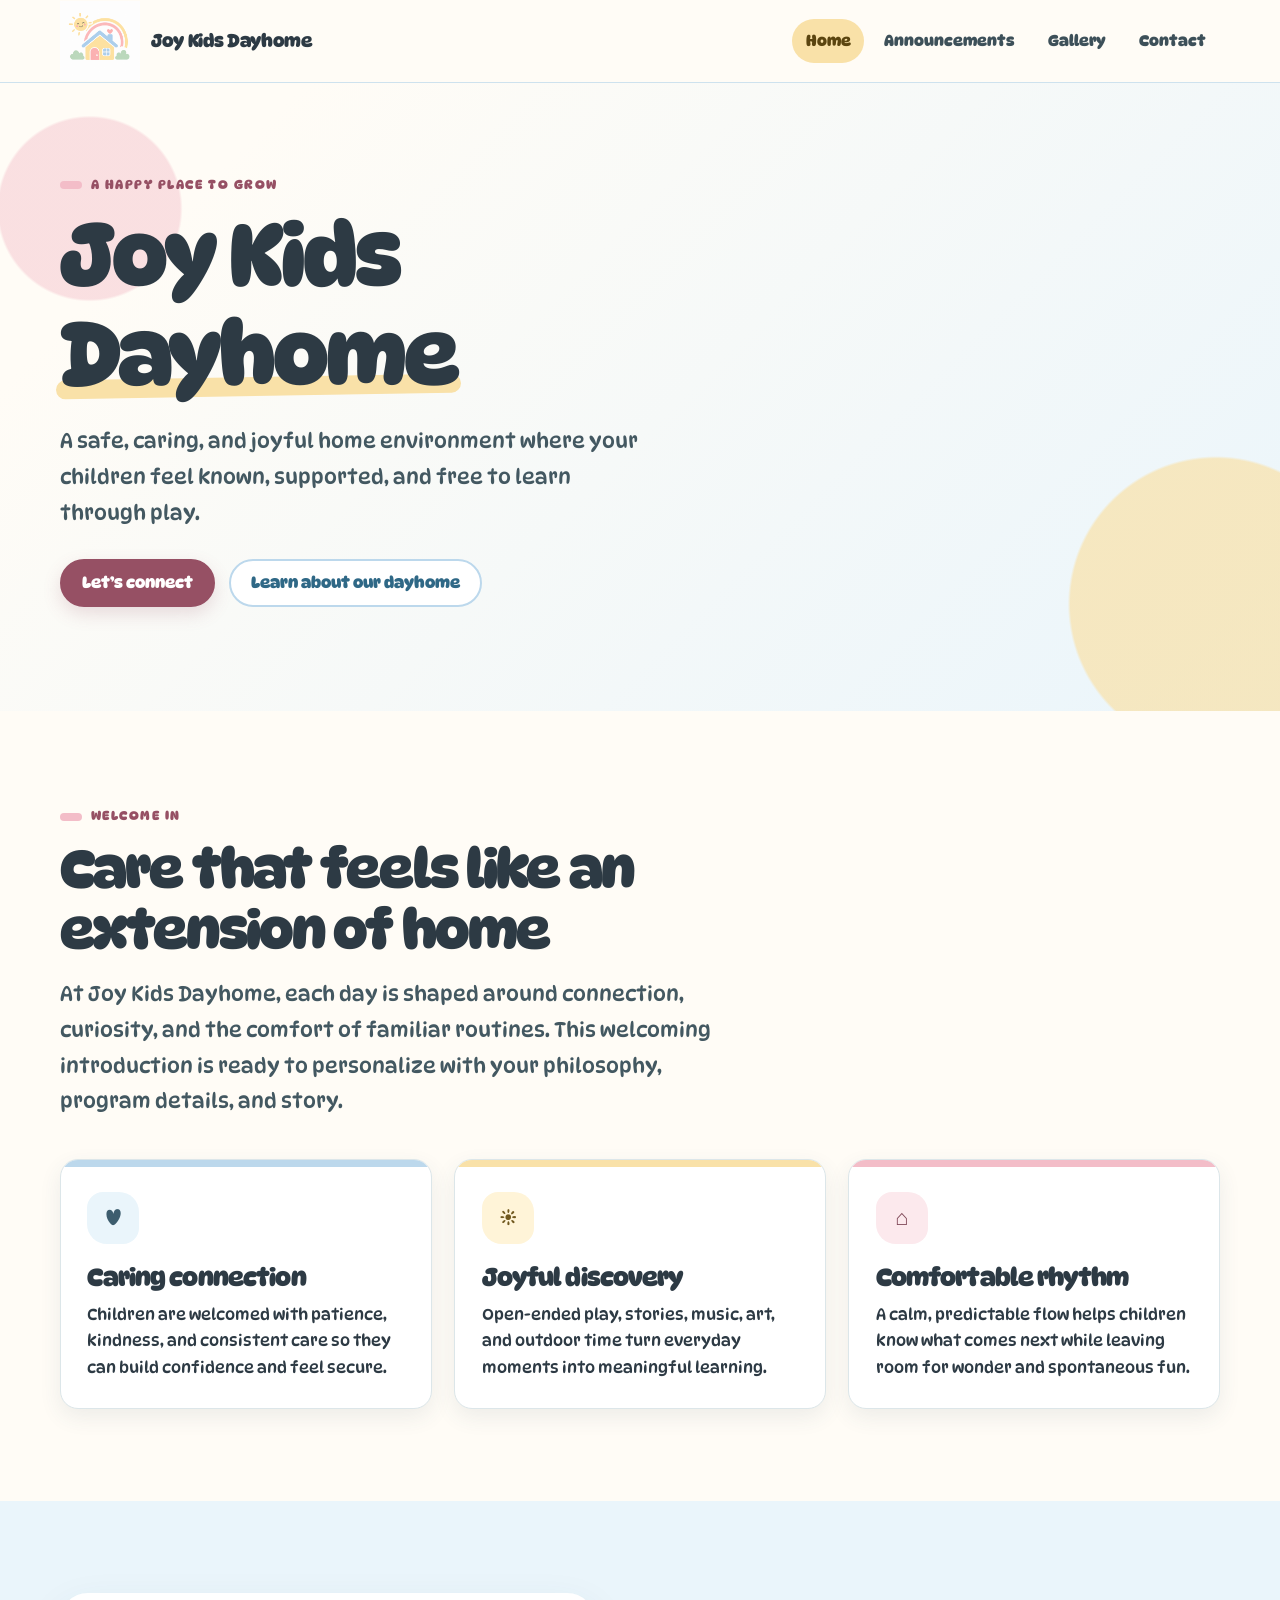
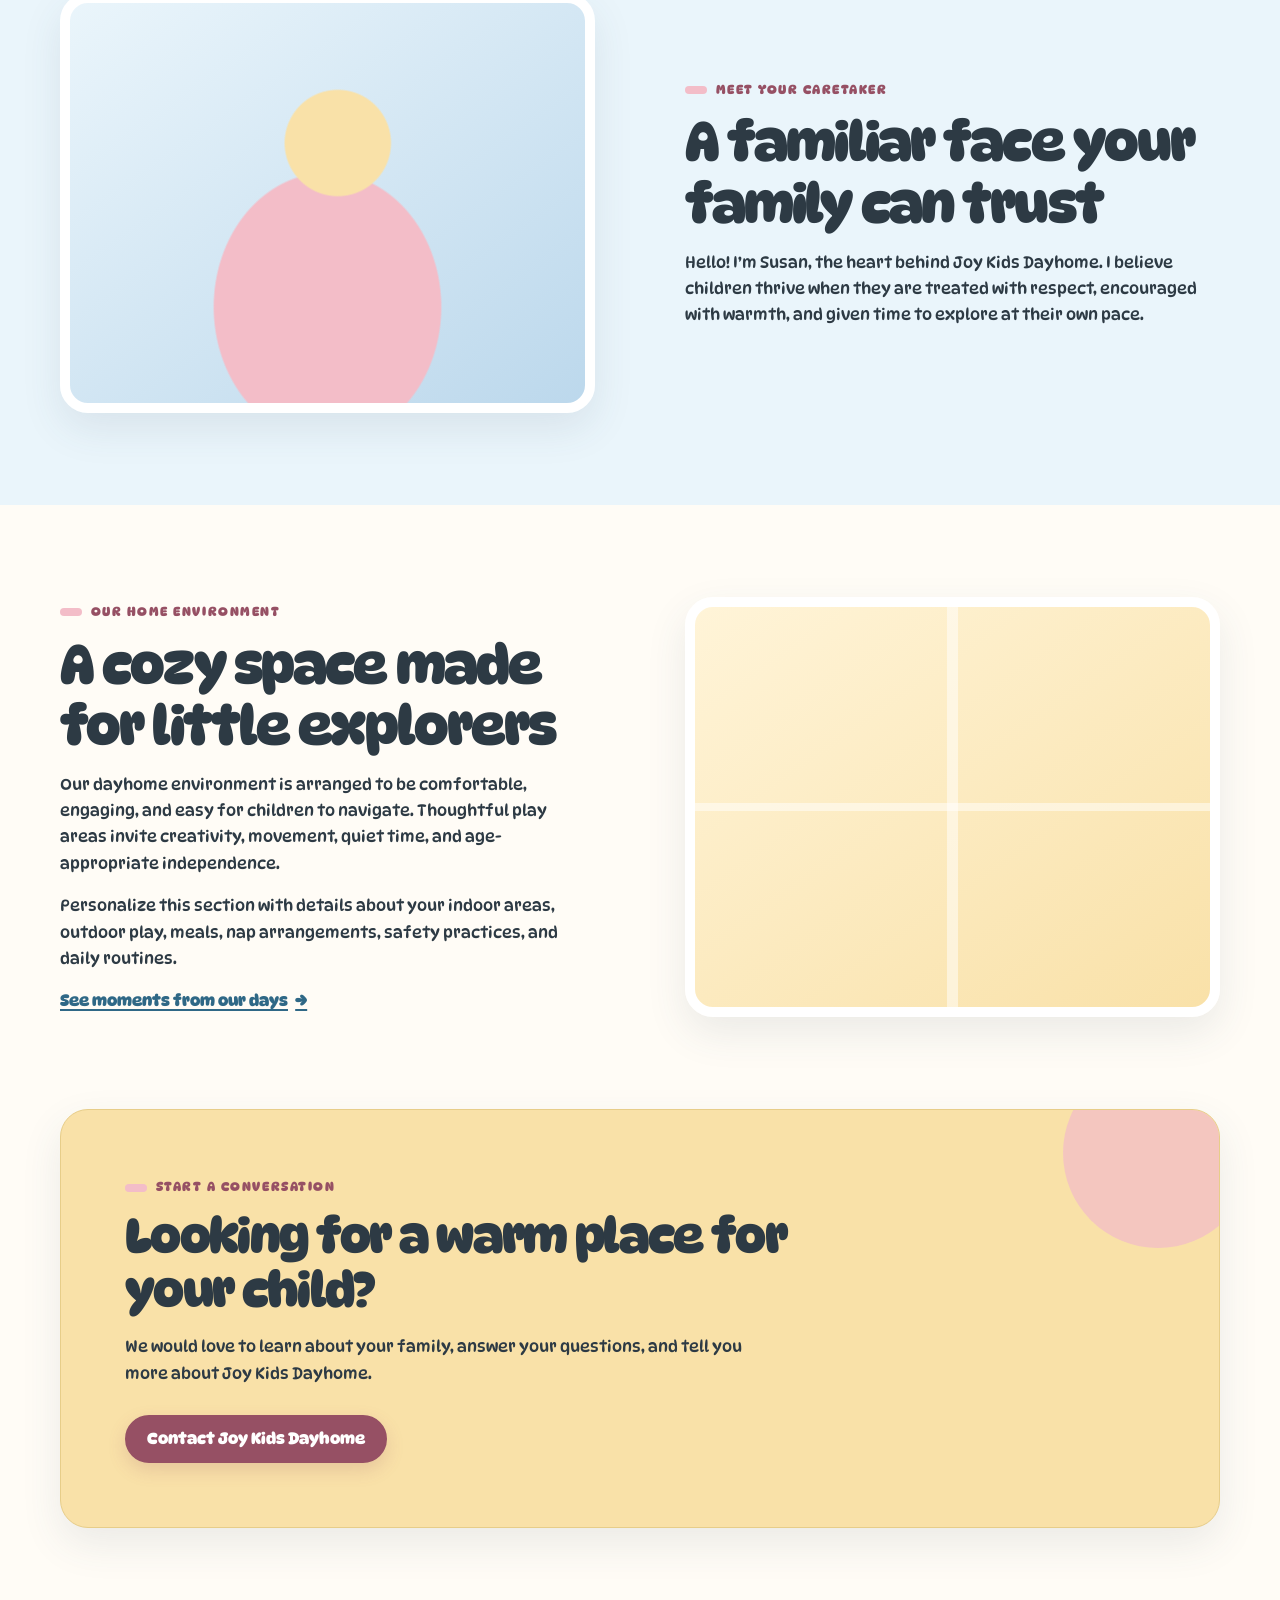
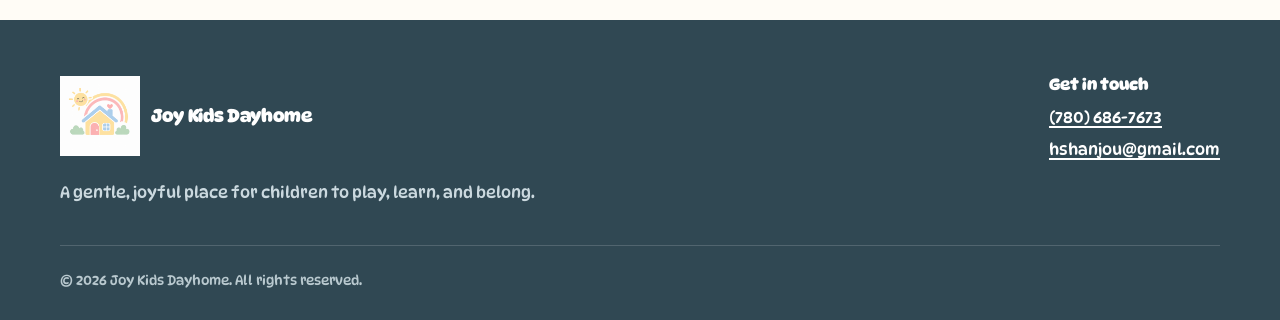
<file: index.html>
<!doctype html>
<html lang="en">
  <head>
    <meta charset="utf-8">
    <meta name="viewport" content="width=device-width, initial-scale=1">
    <meta
      name="description"
      content="Joy Kids Dayhome offers a safe, caring, and joyful home environment where children can learn, play, and grow."
    >
    <title>Joy Kids Dayhome </title>
    <link rel="preconnect" href="https://fonts.googleapis.com">
    <link rel="preconnect" href="https://fonts.gstatic.com" crossorigin>
    <link href="https://fonts.googleapis.com/css2?family=Cherry+Bomb+One&family=Chewy&family=DynaPuff:wght@400..700&display=swap" rel="stylesheet">
    <link rel="stylesheet" href="assets/css/style.css">
    <script src="assets/js/main.js" defer></script>
  </head>
  <body data-page="home">

    <header class="site-header">
      <div class="container nav-wrap">
        <a class="brand" href="index.html" aria-label="Joy Kids Dayhome home">
          <img class="brand-logo" src="assets/images/dayhome_logo.png" alt="" aria-hidden="true" />
          <span class="brand-text">Joy Kids Dayhome</span>
        </a>

        <button
          class="menu-toggle"
          type="button"
          aria-expanded="false"
          aria-controls="site-navigation"
          aria-label="Open navigation menu"
        >
          <span class="menu-line" aria-hidden="true"></span>
          <span class="menu-line" aria-hidden="true"></span>
          <span class="menu-line" aria-hidden="true"></span>
        </button>

        <nav class="site-nav" id="site-navigation" aria-label="Main navigation">
          <ul>
            <li><a href="index.html" data-page="home">Home</a></li>
            <li><a href="announcements.html" data-page="announcements">Announcements</a></li>
            <li><a href="gallery.html" data-page="gallery">Gallery</a></li>
            <li><a href="contact.html" data-page="contact">Contact</a></li>
          </ul>
        </nav>
      </div>
    </header>

    <main id="main-content">
      <section class="hero" aria-labelledby="hero-title">
        <div class="container hero-grid">
          <div class="hero-copy">
            <p class="eyebrow">A happy place to grow</p>
            <h1 id="hero-title">Joy Kids <span>Dayhome</span></h1>
            <p class="lead">
              A safe, caring, and joyful home environment where your children feel
              known, supported, and free to learn through play.
            </p>
            <div class="button-row">
              <a class="button" href="contact.html">Let’s connect</a>
              <a class="button button-secondary" href="#our-dayhome">Learn about our dayhome</a>
              <!--<div class="hero-shape hero-shape-pink"></div> 
                  <div class="hero-shape hero-shape-yellow"></div> -->
            </div>
          </div>

        </div>
      </section>

      <section class="section" id="our-dayhome" aria-labelledby="welcome-heading">
        <div class="container">
          <div class="section-heading">
            <p class="eyebrow">Welcome in</p>
            <h2 id="welcome-heading">Care that feels like an extension of home</h2>
            <p class="lead">
              At Joy Kids Dayhome, each day is shaped around connection, curiosity,
              and the comfort of familiar routines. This welcoming introduction is
              ready to personalize with your philosophy, program details, and story.
            </p>
          </div>

          <div class="three-grid">
            <article class="card value-card">
              <span class="card-icon" aria-hidden="true">♥</span>
              <h3>Caring connection</h3>
              <p>
                Children are welcomed with patience, kindness, and consistent care
                so they can build confidence and feel secure.
              </p>
            </article>
            <article class="card value-card">
              <span class="card-icon" aria-hidden="true">☀</span>
              <h3>Joyful discovery</h3>
              <p>
                Open-ended play, stories, music, art, and outdoor time turn everyday
                moments into meaningful learning.
              </p>
            </article>
            <article class="card value-card">
              <span class="card-icon" aria-hidden="true">⌂</span>
              <h3>Comfortable rhythm</h3>
              <p>
                A calm, predictable flow helps children know what comes next while
                leaving room for wonder and spontaneous fun.
              </p>
            </article>
          </div>
        </div>
      </section>

      <section class="section section-blue" aria-labelledby="caretaker-heading">
        <div class="container split">
          <div
            class="visual-placeholder caretaker"
            role="img"
            aria-label="Placeholder for a friendly portrait of the Joy Kids Dayhome caretaker"
          >
          </div>
          <div class="content-copy">
            <p class="eyebrow">Meet your caretaker</p>
            <h2 id="caretaker-heading">A familiar face your family can trust</h2>
            <p>
              Hello! I’m Susan, the heart behind Joy Kids Dayhome. I
              believe children thrive when they are treated with respect, encouraged
              with warmth, and given time to explore at their own pace.
            </p>
          </div>
        </div>
      </section>

      <section class="section" aria-labelledby="home-heading">
        <div class="container split split-reverse">
          <div
            class="visual-placeholder home-space"
            role="img"
            aria-label="Placeholder for a bright and welcoming dayhome play space"
          >

          </div>
          <div class="content-copy">
            <p class="eyebrow">Our home environment</p>
            <h2 id="home-heading">A cozy space made for little explorers</h2>
            <p>
              Our dayhome environment is arranged to be comfortable, engaging, and
              easy for children to navigate. Thoughtful play areas invite creativity,
              movement, quiet time, and age-appropriate independence.
            </p>
            <p>
              Personalize this section with details about your indoor areas, outdoor
              play, meals, nap arrangements, safety practices, and daily routines.
            </p>
            <a class="text-link" href="gallery.html">See moments from our days</a>
          </div>
        </div>
      </section>

      <section class="cta" aria-labelledby="home-cta-heading">
        <div class="container">
          <div class="cta-box">
            <div class="cta-content">
              <p class="eyebrow">Start a conversation</p>
              <h2 id="home-cta-heading">Looking for a warm place for your child?</h2>
              <p>
                We would love to learn about your family, answer your questions, and
                tell you more about Joy Kids Dayhome.
              </p>
              <div class="button-row">
                <a class="button" href="contact.html">Contact Joy Kids Dayhome</a>
              </div>
            </div>
          </div>
        </div>
      </section>
    </main>

    <footer class="site-footer">
      <div class="container">
        <div class="footer-main">
          <div>
            <a class="brand footer-brand" href="index.html">
              <img class="brand-logo" src="assets/images/dayhome_logo.png" alt="" aria-hidden="true" />
              <span>Joy Kids Dayhome</span>
            </a>
            <p class="footer-tagline">A gentle, joyful place for children to play, learn, and belong.</p>
          </div>
          <div class="footer-contact">
            <h2>Get in touch</h2>
            <p><a href="tel:+17805550123">(780) 686-7673</a></p>
            <p><a href="mailto:hello@joykidsdayhome.ca">hshanjou@gmail.com</a></p>
          </div>
        </div>
        <div class="footer-bottom">
          <p>&copy; <span data-current-year>2026</span> Joy Kids Dayhome. All rights reserved.</p>
        </div>
      </div>
    </footer>
  </body>
</html>
</file>
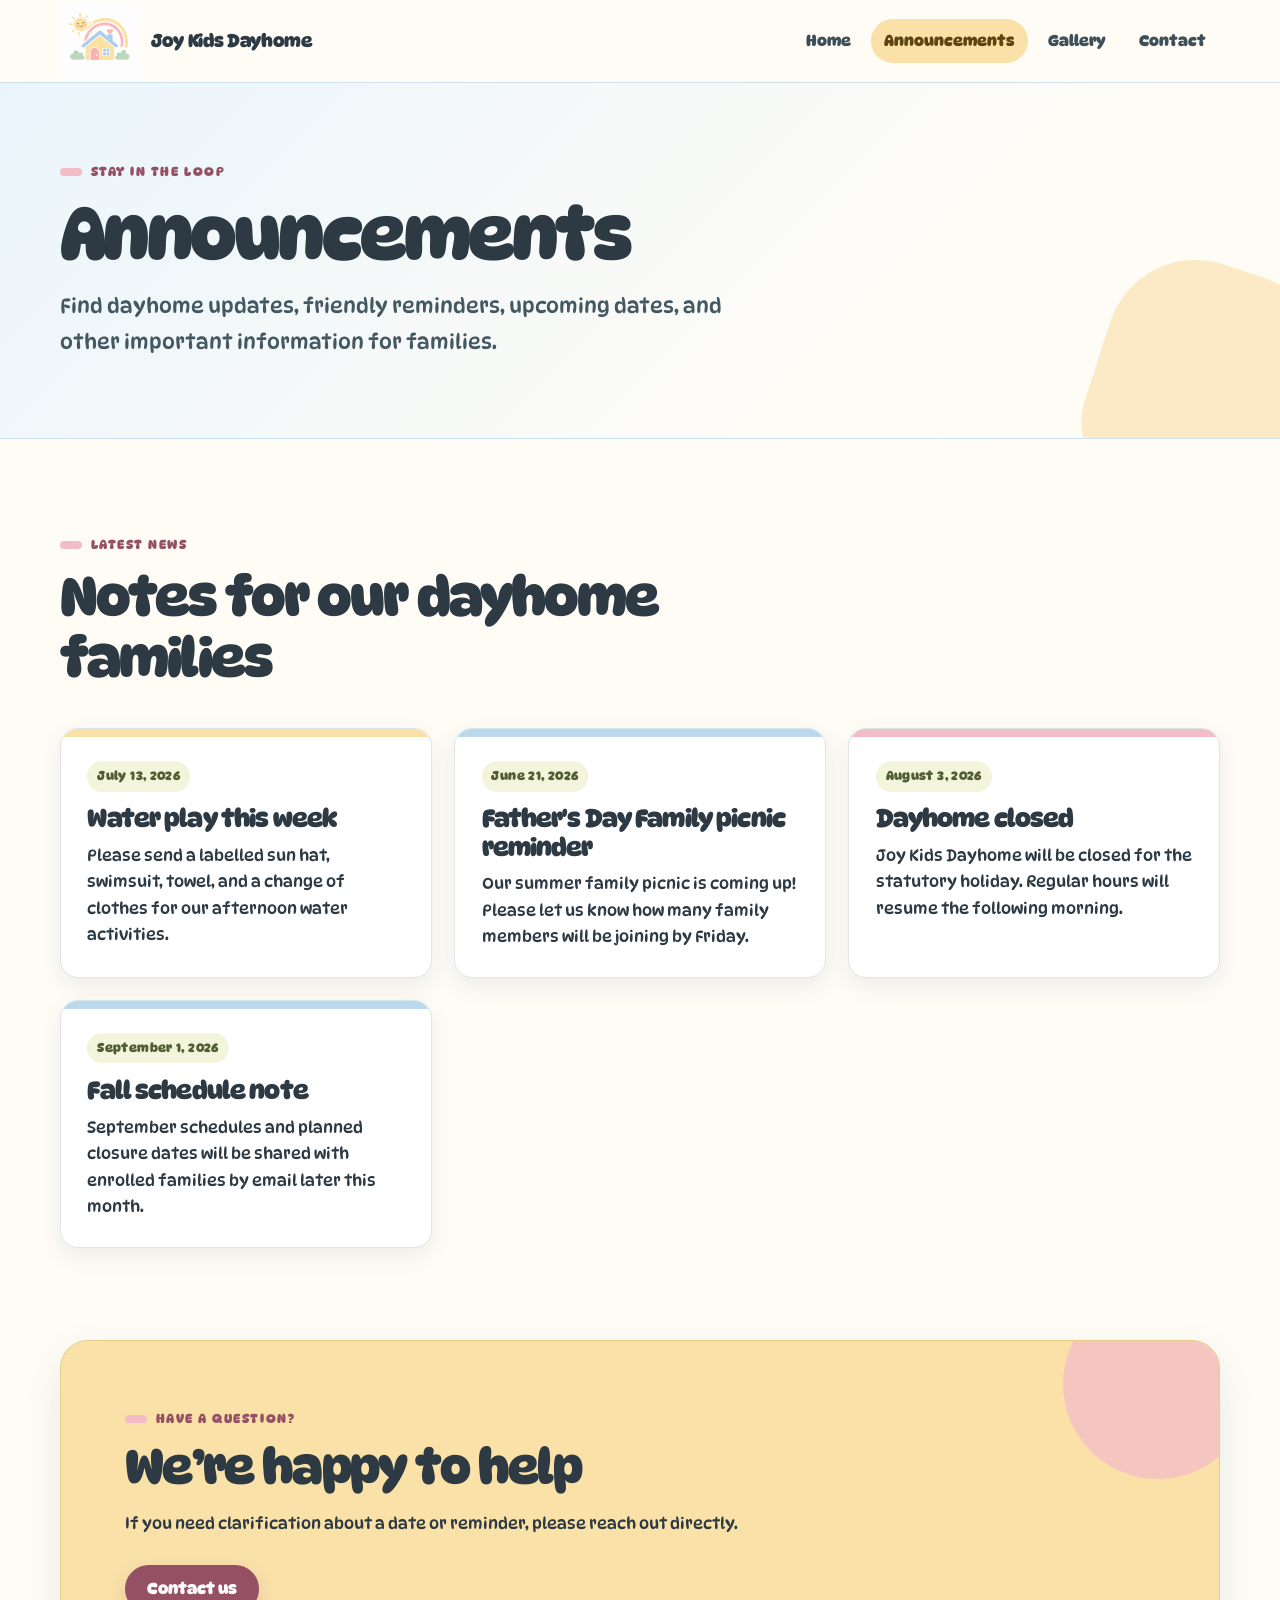
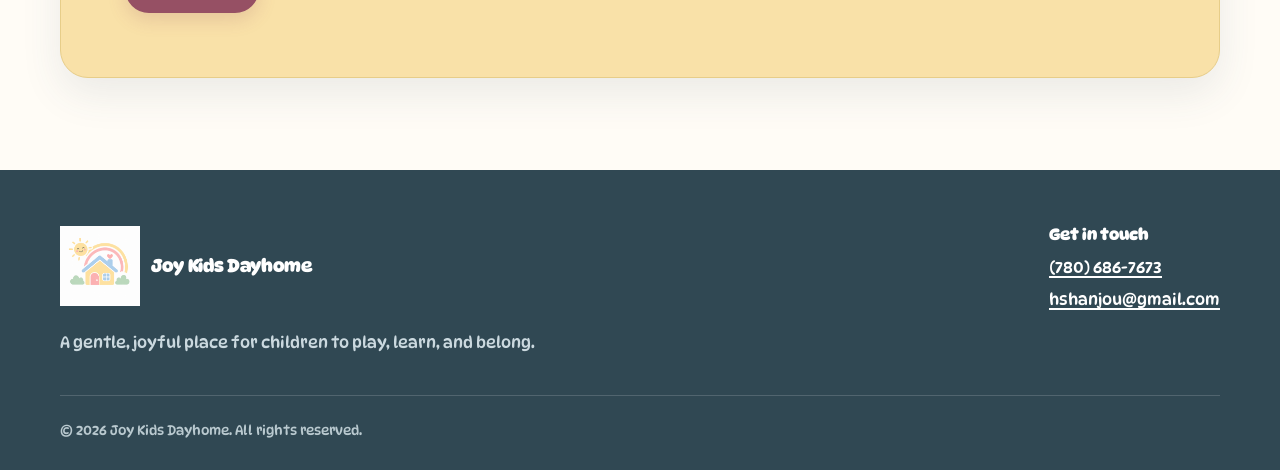
<file: announcements.html>
<!doctype html>
<html lang="en">
  <head>
    <meta charset="utf-8">
    <meta name="viewport" content="width=device-width, initial-scale=1">
    <meta name="description" content="Updates, reminders, and important information from Joy Kids Dayhome.">
    <title>Announcements | Joy Kids Dayhome</title>
    <link rel="preconnect" href="https://fonts.googleapis.com">
    <link rel="preconnect" href="https://fonts.gstatic.com" crossorigin>
    <link href="https://fonts.googleapis.com/css2?family=Cherry+Bomb+One&family=Chewy&family=DynaPuff:wght@400..700&display=swap" rel="stylesheet">
    <link rel="stylesheet" href="assets/css/style.css">
    <script src="assets/js/main.js" defer></script>
  </head>
  <body data-page="announcements">
    <header class="site-header">
      <div class="container nav-wrap">
        <a class="brand" href="index.html" aria-label="Joy Kids Dayhome home">
          <img class="brand-logo" src="assets/images/dayhome_logo.png" alt="" aria-hidden="true" />
          <span class="brand-text">Joy Kids Dayhome</span>
        </a>
        <button class="menu-toggle" type="button" aria-expanded="false" aria-controls="site-navigation" aria-label="Open navigation menu">
          <span class="menu-line" aria-hidden="true"></span>
          <span class="menu-line" aria-hidden="true"></span>
          <span class="menu-line" aria-hidden="true"></span>
        </button>
        <nav class="site-nav" id="site-navigation" aria-label="Main navigation">
          <ul>
            <li><a href="index.html" data-page="home">Home</a></li>
            <li><a href="announcements.html" data-page="announcements">Announcements</a></li>
            <li><a href="gallery.html" data-page="gallery">Gallery</a></li>
            <li><a href="contact.html" data-page="contact">Contact</a></li>
          </ul>
        </nav>
      </div>
    </header>

    <main id="main-content">
      <header class="page-hero">
        <div class="container">
          <p class="eyebrow">Stay in the loop</p>
          <h1>Announcements</h1>
          <p class="lead">Find dayhome updates, friendly reminders, upcoming dates, and other important information for families.</p>
        </div>
      </header>

      <section class="section" aria-labelledby="updates-heading">
        <div class="container">

          <div class="section-heading">
            <p class="eyebrow">Latest news</p>
            <h2 id="updates-heading">Notes for our dayhome families</h2>
          </div>

          <!-- ANNOUNCEMENTS: Copy an entire article below to add a new card. -->
          <div class="announcements-grid">
            <article class="card announcement-card">
              <time class="announcement-date" datetime="2026-07-13">July 13, 2026</time>
              <h3>Water play this week</h3>
              <p>Please send a labelled sun hat, swimsuit, towel, and a change of clothes for our afternoon water activities.</p>
            </article>

            <article class="card announcement-card">
              <time class="announcement-date" datetime="2026-06-21">June 21, 2026</time>
              <h3>Father's Day Family picnic reminder</h3>
              <p>Our summer family picnic is coming up! Please let us know how many family members will be joining by Friday.</p>
            </article>

            <article class="card announcement-card">
              <time class="announcement-date" datetime="2026-08-03">August 3, 2026</time>
              <h3>Dayhome closed</h3>
              <p>Joy Kids Dayhome will be closed for the statutory holiday. Regular hours will resume the following morning.</p>
            </article>

            <article class="card announcement-card">
              <time class="announcement-date" datetime="2026-09-01">September 1, 2026</time>
              <h3>Fall schedule note</h3>
              <p>September schedules and planned closure dates will be shared with enrolled families by email later this month.</p>
            </article>
          </div>
        </div>
      </section>

      <section class="cta" aria-labelledby="announcement-cta-heading">
        <div class="container">
          <div class="cta-box">
            <div class="cta-content">
              <p class="eyebrow">Have a question?</p>
              <h2 id="announcement-cta-heading">We’re happy to help</h2>
              <p>If you need clarification about a date or reminder, please reach out directly.</p>
              <div class="button-row"><a class="button" href="contact.html">Contact us</a></div>
            </div>
          </div>
        </div>
      </section>
    </main>

    <footer class="site-footer">
      <div class="container">
        <div class="footer-main">
          <div>
            <a class="brand footer-brand" href="index.html">
              <img class="brand-logo" src="assets/images/dayhome_logo.png" alt="" aria-hidden="true" />
              <span>Joy Kids Dayhome</span>
            </a>
            <p class="footer-tagline">A gentle, joyful place for children to play, learn, and belong.</p>
          </div>
          <div class="footer-contact">
            <h2>Get in touch</h2>
            <p><a href="tel:+17805550123">(780) 686-7673</a></p>
            <p><a href="mailto:hello@joykidsdayhome.ca">hshanjou@gmail.com</a></p>
          </div>
        </div>
        <div class="footer-bottom">
          <p>&copy; <span data-current-year>2026</span> Joy Kids Dayhome. All rights reserved.</p>
        </div>
      </div>
    </footer>
  </body>
</html>
</file>
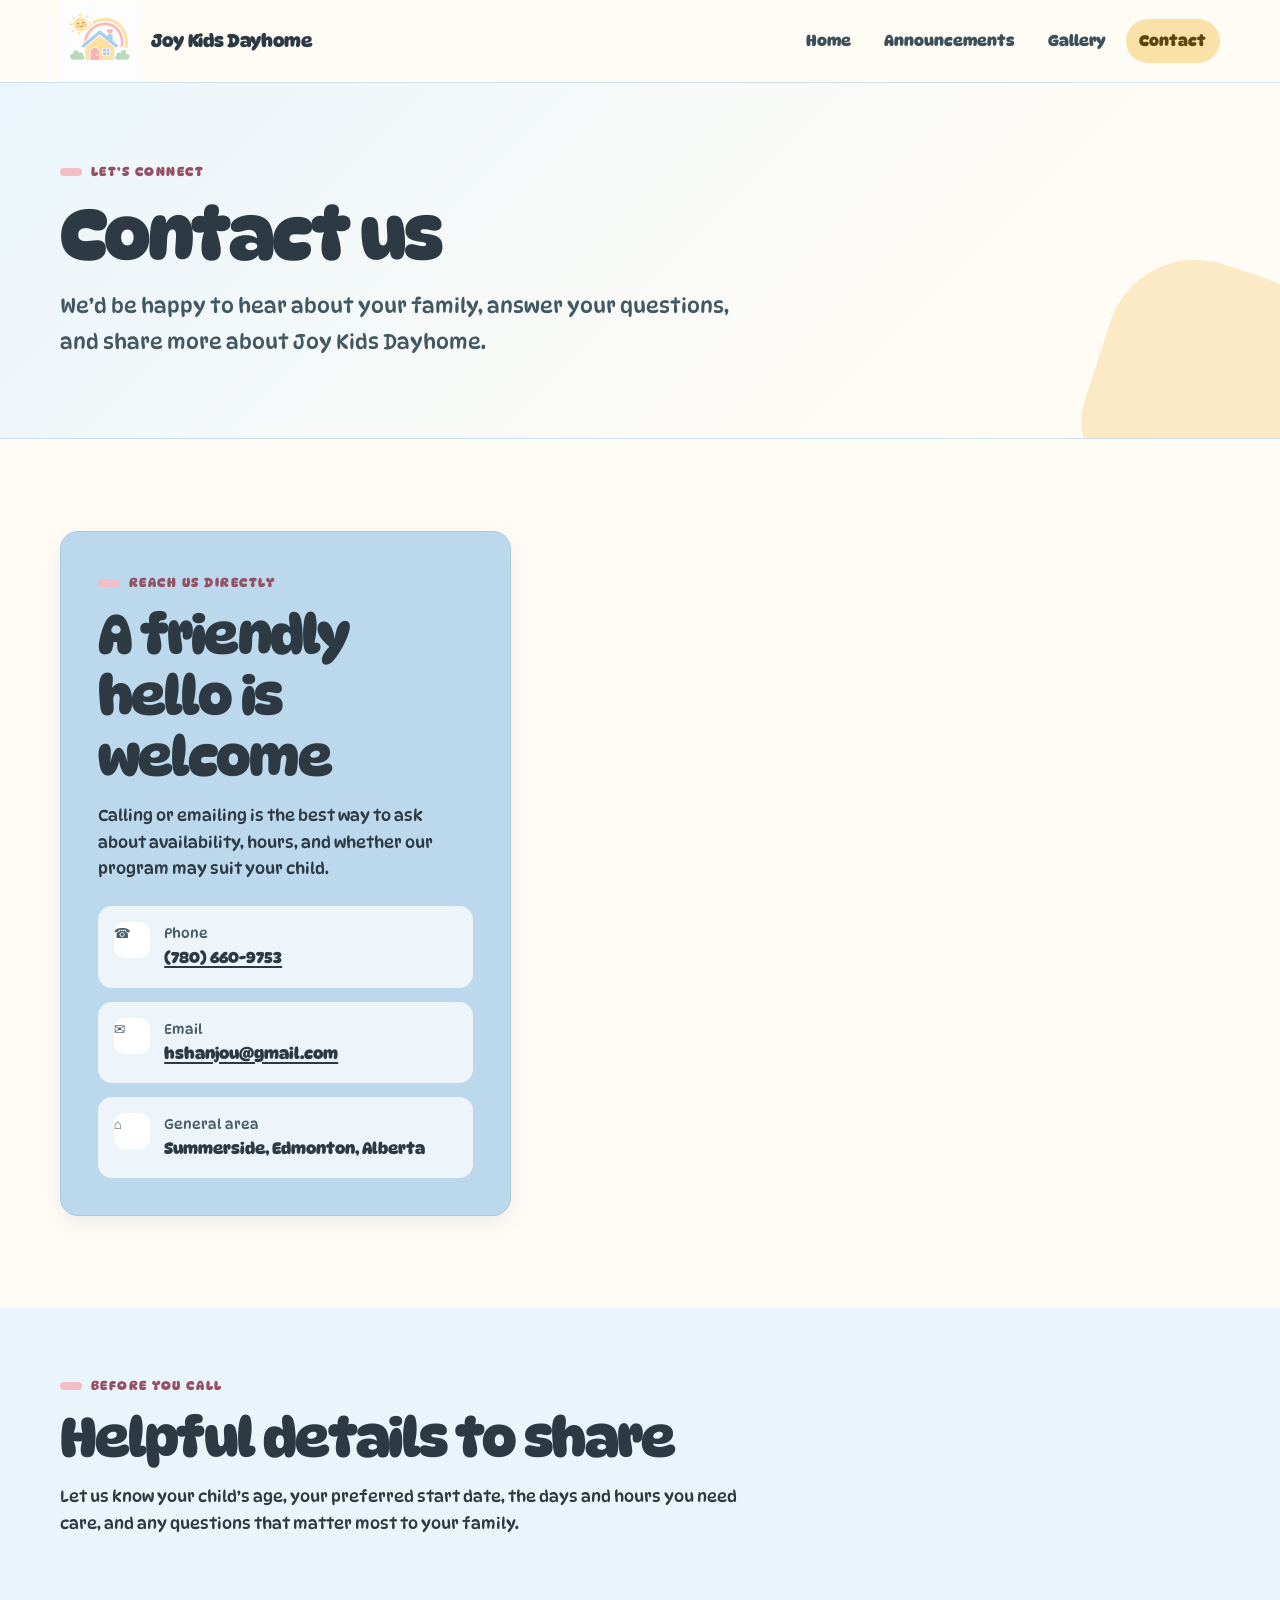
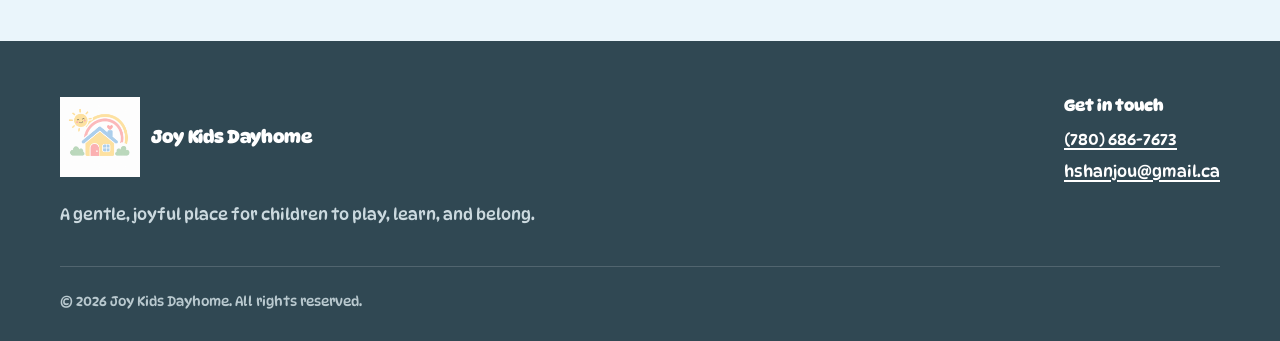
<file: contact.html>
<!doctype html>
<html lang="en">
  <head>
    <meta charset="utf-8">
    <meta name="viewport" content="width=device-width, initial-scale=1">
    <meta name="description" content="Contact Joy Kids Dayhome by phone or email to ask about care and availability.">
    <title>Contact | Joy Kids Dayhome</title>
    <link rel="preconnect" href="https://fonts.googleapis.com">
    <link rel="preconnect" href="https://fonts.gstatic.com" crossorigin>
    <link href="https://fonts.googleapis.com/css2?family=Cherry+Bomb+One&family=Chewy&family=DynaPuff:wght@400..700&display=swap" rel="stylesheet">
    <link rel="stylesheet" href="assets/css/style.css">
    <script src="assets/js/main.js" defer></script>
  </head>
  <body data-page="contact">

    <header class="site-header">
      <div class="container nav-wrap">
        <a class="brand" href="index.html" aria-label="Joy Kids Dayhome home"><img class="brand-logo" src="assets/images/dayhome_logo.png" alt="" aria-hidden="true" /><span class="brand-text">Joy Kids Dayhome</span></a>
        <button class="menu-toggle" type="button" aria-expanded="false" aria-controls="site-navigation" aria-label="Open navigation menu"><span class="menu-line" aria-hidden="true"></span><span class="menu-line" aria-hidden="true"></span><span class="menu-line" aria-hidden="true"></span></button>
        <nav class="site-nav" id="site-navigation" aria-label="Main navigation">
          <ul>
            <li><a href="index.html" data-page="home">Home</a></li>
            <li><a href="announcements.html" data-page="announcements">Announcements</a></li>
            <li><a href="gallery.html" data-page="gallery">Gallery</a></li>
            <li><a href="contact.html" data-page="contact">Contact</a></li>
          </ul>
        </nav>
      </div>
    </header>

    <main id="main-content">
      <header class="page-hero">
        <div class="container">
          <p class="eyebrow">Let’s connect</p>
          <h1>Contact us</h1>
          <p class="lead">We’d be happy to hear about your family, answer your questions, and share more about Joy Kids Dayhome.</p>
        </div>
      </header>

      <section class="section" aria-labelledby="contact-heading">
        <div class="container contact-grid">
          <aside class="card contact-details" aria-labelledby="direct-contact-heading">
            <div>
              <p class="eyebrow">Reach us directly</p>
              <h2 id="direct-contact-heading">A friendly hello is welcome</h2>
              <p>Calling or emailing is the best way to ask about availability, hours, and whether our program may suit your child.</p>
            </div>
            <ul class="contact-list">
              <li class="contact-item">
                <span class="contact-item-icon" aria-hidden="true">☎</span>
                <div><span>Phone</span><a href="tel:+17805550123">(780) 660-9753</a></div>
              </li>
              <li class="contact-item">
                <span class="contact-item-icon" aria-hidden="true">✉</span>
                <div><span>Email</span><a href="mailto:hello@joykidsdayhome.ca">hshanjou@gmail.com</a></div>
              </li>
              <li class="contact-item">
                <span class="contact-item-icon" aria-hidden="true">⌂</span>
                <div><span>General area</span><strong> Summerside, Edmonton, Alberta</strong></div>
              </li>
            </ul>
          </aside>

         
          </section>
        </div>
      </section>

      <section class="section-sm section-blue" aria-labelledby="before-contact-heading">
        <div class="container">
          <div class="section-heading">
            <p class="eyebrow">Before you call</p>
            <h2 id="before-contact-heading">Helpful details to share</h2>
            <p>Let us know your child’s age, your preferred start date, the days and hours you need care, and any questions that matter most to your family.</p>
          </div>
        </div>
    </main>

    <footer class="site-footer">
      <div class="container">
        <div class="footer-main">
          <div><a class="brand footer-brand" href="index.html"><img class="brand-logo" src="assets/images/dayhome_logo.png" alt="" aria-hidden="true" /><span>Joy Kids Dayhome</span></a><p class="footer-tagline">A gentle, joyful place for children to play, learn, and belong.</p></div>
          <div class="footer-contact"><h2>Get in touch</h2><p><a href="tel:+17805550123">(780) 686-7673</a></p><p><a href="mailto:hello@joykidsdayhome.ca">hshanjou@gmail.ca</a></p></div>
        </div>
        <div class="footer-bottom"><p>&copy; <span data-current-year>2026</span> Joy Kids Dayhome. All rights reserved.</p></div>
      </div>
    </footer>
  </body>
</html>
</file>
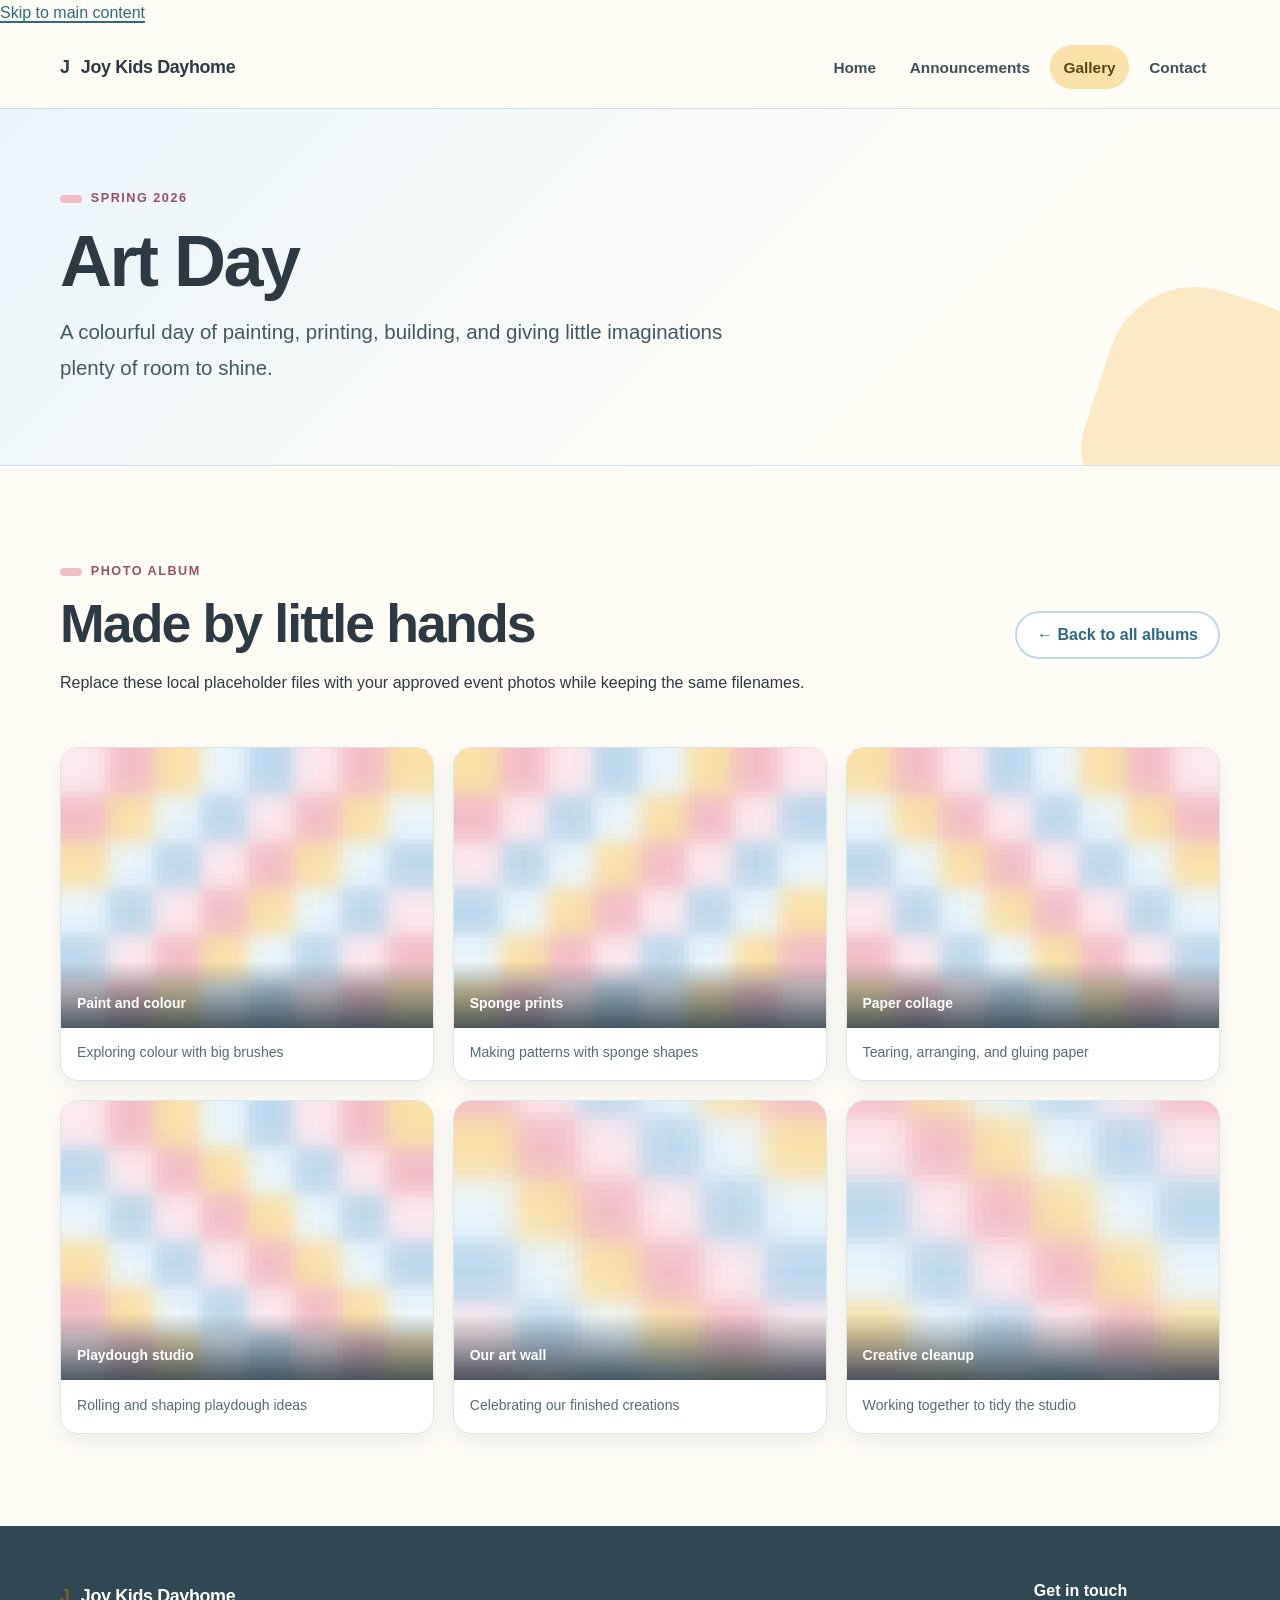
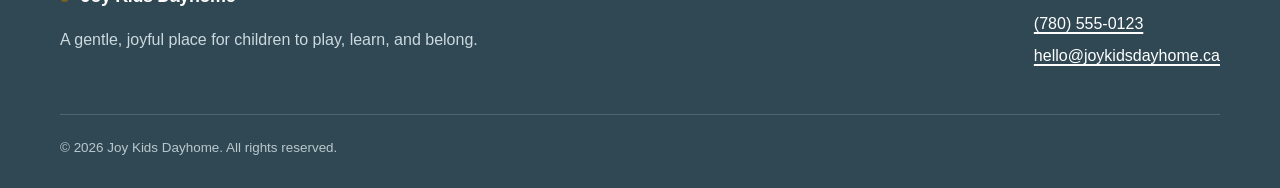
<file: gallery-art-day.html>
<!doctype html>
<html lang="en">
  <head>
    <meta charset="utf-8">
    <meta name="viewport" content="width=device-width, initial-scale=1">
    <meta name="description" content="Art Day photo album from Joy Kids Dayhome.">
    <title>Art Day Gallery | Joy Kids Dayhome</title>
    <link rel="stylesheet" href="assets/css/style.css">
    <script src="assets/js/main.js" defer></script>
  </head>
  <body data-page="gallery">
    <a class="skip-link" href="#main-content">Skip to main content</a>

    <header class="site-header">
      <div class="container nav-wrap">
        <a class="brand" href="index.html" aria-label="Joy Kids Dayhome home"><span class="brand-mark" aria-hidden="true">J</span><span class="brand-text">Joy Kids Dayhome</span></a>
        <button class="menu-toggle" type="button" aria-expanded="false" aria-controls="site-navigation" aria-label="Open navigation menu"><span class="menu-line" aria-hidden="true"></span><span class="menu-line" aria-hidden="true"></span><span class="menu-line" aria-hidden="true"></span></button>
        <nav class="site-nav" id="site-navigation" aria-label="Main navigation">
          <ul>
            <li><a href="index.html" data-page="home">Home</a></li>
            <li><a href="announcements.html" data-page="announcements">Announcements</a></li>
            <li><a href="gallery.html" data-page="gallery">Gallery</a></li>
            <li><a href="contact.html" data-page="contact">Contact</a></li>
          </ul>
        </nav>
      </div>
    </header>

    <main id="main-content">
      <header class="page-hero">
        <div class="container">
          <p class="eyebrow">Spring 2026</p>
          <h1>Art Day</h1>
          <p class="lead">A colourful day of painting, printing, building, and giving little imaginations plenty of room to shine.</p>
        </div>
      </header>

      <section class="section" aria-labelledby="art-photos-heading">
        <div class="container">
          <div class="gallery-intro">
            <div>
              <p class="eyebrow">Photo album</p>
              <h2 id="art-photos-heading">Made by little hands</h2>
              <p>Replace these local placeholder files with your approved event photos while keeping the same filenames.</p>
            </div>
            <a class="button button-secondary" href="gallery.html">← Back to all albums</a>
          </div>

          <!-- Replace each JPG in assets/images/gallery/art-day/ with an approved photo. -->
          <div class="photo-grid">
            <figure class="photo-card"><div class="photo-frame" data-label="Paint and colour"><img src="assets/images/gallery/art-day/photo-1.jpg" alt="Placeholder for a child-friendly painting activity" width="1200" height="900"></div><figcaption>Exploring colour with big brushes</figcaption></figure>
            <figure class="photo-card"><div class="photo-frame" data-label="Sponge prints"><img src="assets/images/gallery/art-day/photo-2.jpg" alt="Placeholder for colourful sponge print artwork" width="1200" height="900"></div><figcaption>Making patterns with sponge shapes</figcaption></figure>
            <figure class="photo-card"><div class="photo-frame" data-label="Paper collage"><img src="assets/images/gallery/art-day/photo-3.jpg" alt="Placeholder for a paper collage activity" width="1200" height="900"></div><figcaption>Tearing, arranging, and gluing paper</figcaption></figure>
            <figure class="photo-card"><div class="photo-frame" data-label="Playdough studio"><img src="assets/images/gallery/art-day/photo-4.jpg" alt="Placeholder for a creative playdough activity" width="1200" height="900"></div><figcaption>Rolling and shaping playdough ideas</figcaption></figure>
            <figure class="photo-card"><div class="photo-frame" data-label="Our art wall"><img src="assets/images/gallery/art-day/photo-5.jpg" alt="Placeholder for a display of children's artwork" width="1200" height="900"></div><figcaption>Celebrating our finished creations</figcaption></figure>
            <figure class="photo-card"><div class="photo-frame" data-label="Creative cleanup"><img src="assets/images/gallery/art-day/photo-6.jpg" alt="Placeholder for children helping clean an art space" width="1200" height="900"></div><figcaption>Working together to tidy the studio</figcaption></figure>
          </div>
        </div>
      </section>
    </main>

    <footer class="site-footer">
      <div class="container">
        <div class="footer-main">
          <div><a class="brand footer-brand" href="index.html"><span class="brand-mark" aria-hidden="true">J</span><span>Joy Kids Dayhome</span></a><p class="footer-tagline">A gentle, joyful place for children to play, learn, and belong.</p></div>
          <div class="footer-contact"><h2>Get in touch</h2><p><a href="tel:+17805550123">(780) 555-0123</a></p><p><a href="mailto:hello@joykidsdayhome.ca">hello@joykidsdayhome.ca</a></p></div>
        </div>
        <div class="footer-bottom"><p>&copy; <span data-current-year>2026</span> Joy Kids Dayhome. All rights reserved.</p></div>
      </div>
    </footer>
  </body>
</html>
</file>
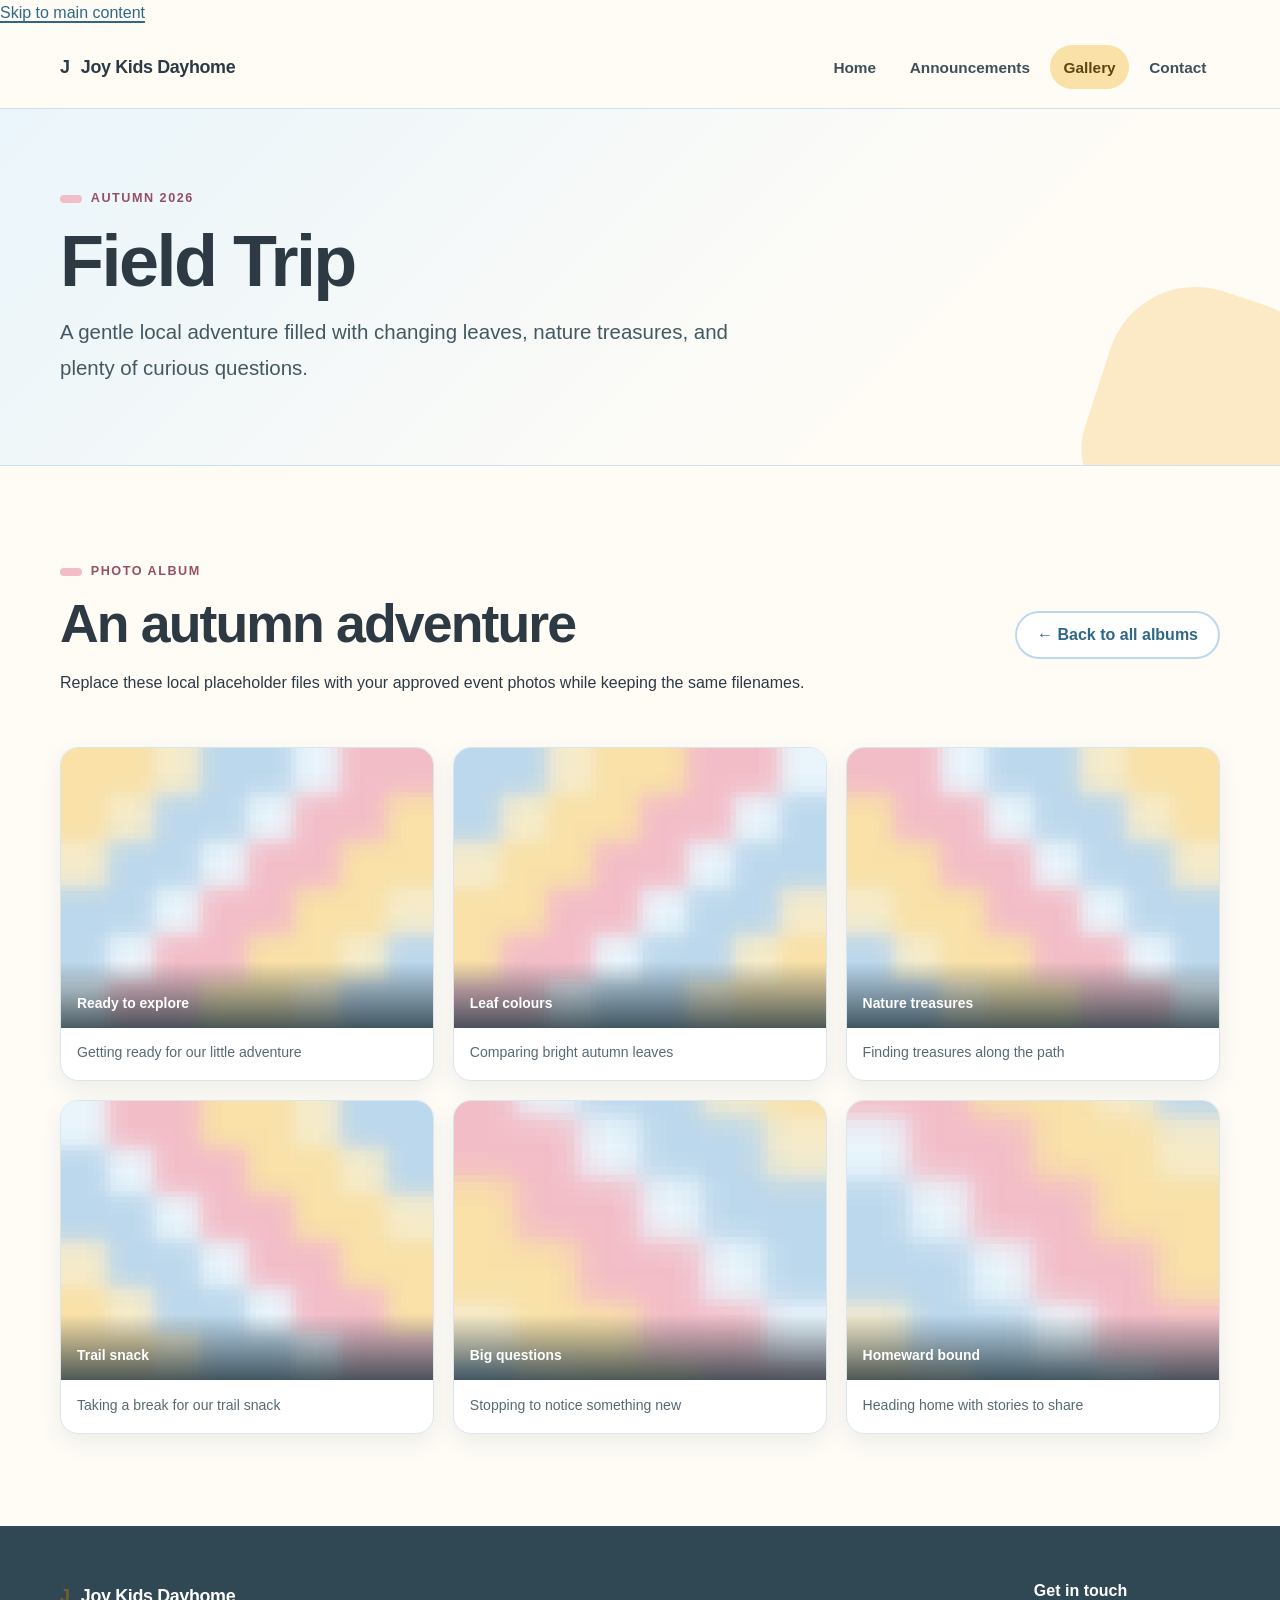
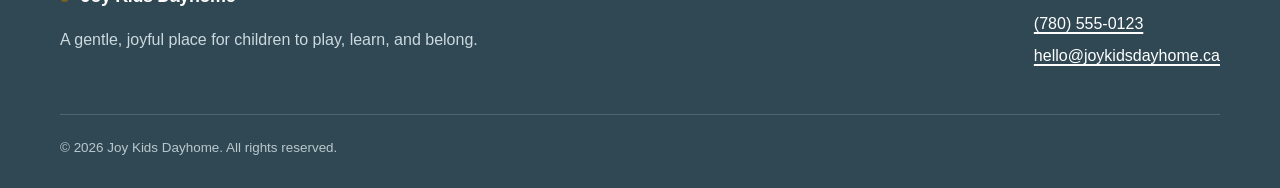
<file: gallery-field-trip.html>
<!doctype html>
<html lang="en">
  <head>
    <meta charset="utf-8">
    <meta name="viewport" content="width=device-width, initial-scale=1">
    <meta name="description" content="Field Trip photo album from Joy Kids Dayhome.">
    <title>Field Trip Gallery | Joy Kids Dayhome</title>
    <link rel="stylesheet" href="assets/css/style.css">
    <script src="assets/js/main.js" defer></script>
  </head>
  <body data-page="gallery">
    <a class="skip-link" href="#main-content">Skip to main content</a>

    <header class="site-header">
      <div class="container nav-wrap">
        <a class="brand" href="index.html" aria-label="Joy Kids Dayhome home"><span class="brand-mark" aria-hidden="true">J</span><span class="brand-text">Joy Kids Dayhome</span></a>
        <button class="menu-toggle" type="button" aria-expanded="false" aria-controls="site-navigation" aria-label="Open navigation menu"><span class="menu-line" aria-hidden="true"></span><span class="menu-line" aria-hidden="true"></span><span class="menu-line" aria-hidden="true"></span></button>
        <nav class="site-nav" id="site-navigation" aria-label="Main navigation">
          <ul>
            <li><a href="index.html" data-page="home">Home</a></li>
            <li><a href="announcements.html" data-page="announcements">Announcements</a></li>
            <li><a href="gallery.html" data-page="gallery">Gallery</a></li>
            <li><a href="contact.html" data-page="contact">Contact</a></li>
          </ul>
        </nav>
      </div>
    </header>

    <main id="main-content">
      <header class="page-hero">
        <div class="container">
          <p class="eyebrow">Autumn 2026</p>
          <h1>Field Trip</h1>
          <p class="lead">A gentle local adventure filled with changing leaves, nature treasures, and plenty of curious questions.</p>
        </div>
      </header>

      <section class="section" aria-labelledby="trip-photos-heading">
        <div class="container">
          <div class="gallery-intro">
            <div>
              <p class="eyebrow">Photo album</p>
              <h2 id="trip-photos-heading">An autumn adventure</h2>
              <p>Replace these local placeholder files with your approved event photos while keeping the same filenames.</p>
            </div>
            <a class="button button-secondary" href="gallery.html">← Back to all albums</a>
          </div>

          <!-- Replace each JPG in assets/images/gallery/field-trip/ with an approved photo. -->
          <div class="photo-grid">
            <figure class="photo-card"><div class="photo-frame" data-label="Ready to explore"><img src="assets/images/gallery/field-trip/photo-1.jpg" alt="Placeholder for the start of a dayhome field trip" width="1200" height="900"></div><figcaption>Getting ready for our little adventure</figcaption></figure>
            <figure class="photo-card"><div class="photo-frame" data-label="Leaf colours"><img src="assets/images/gallery/field-trip/photo-2.jpg" alt="Placeholder for observing colourful autumn leaves" width="1200" height="900"></div><figcaption>Comparing bright autumn leaves</figcaption></figure>
            <figure class="photo-card"><div class="photo-frame" data-label="Nature treasures"><img src="assets/images/gallery/field-trip/photo-3.jpg" alt="Placeholder for collecting safe nature treasures" width="1200" height="900"></div><figcaption>Finding treasures along the path</figcaption></figure>
            <figure class="photo-card"><div class="photo-frame" data-label="Trail snack"><img src="assets/images/gallery/field-trip/photo-4.jpg" alt="Placeholder for a supervised field trip snack" width="1200" height="900"></div><figcaption>Taking a break for our trail snack</figcaption></figure>
            <figure class="photo-card"><div class="photo-frame" data-label="Big questions"><img src="assets/images/gallery/field-trip/photo-5.jpg" alt="Placeholder for children making nature observations" width="1200" height="900"></div><figcaption>Stopping to notice something new</figcaption></figure>
            <figure class="photo-card"><div class="photo-frame" data-label="Homeward bound"><img src="assets/images/gallery/field-trip/photo-6.jpg" alt="Placeholder for returning from a dayhome field trip" width="1200" height="900"></div><figcaption>Heading home with stories to share</figcaption></figure>
          </div>
        </div>
      </section>
    </main>

    <footer class="site-footer">
      <div class="container">
        <div class="footer-main">
          <div><a class="brand footer-brand" href="index.html"><span class="brand-mark" aria-hidden="true">J</span><span>Joy Kids Dayhome</span></a><p class="footer-tagline">A gentle, joyful place for children to play, learn, and belong.</p></div>
          <div class="footer-contact"><h2>Get in touch</h2><p><a href="tel:+17805550123">(780) 555-0123</a></p><p><a href="mailto:hello@joykidsdayhome.ca">hello@joykidsdayhome.ca</a></p></div>
        </div>
        <div class="footer-bottom"><p>&copy; <span data-current-year>2026</span> Joy Kids Dayhome. All rights reserved.</p></div>
      </div>
    </footer>
  </body>
</html>
</file>
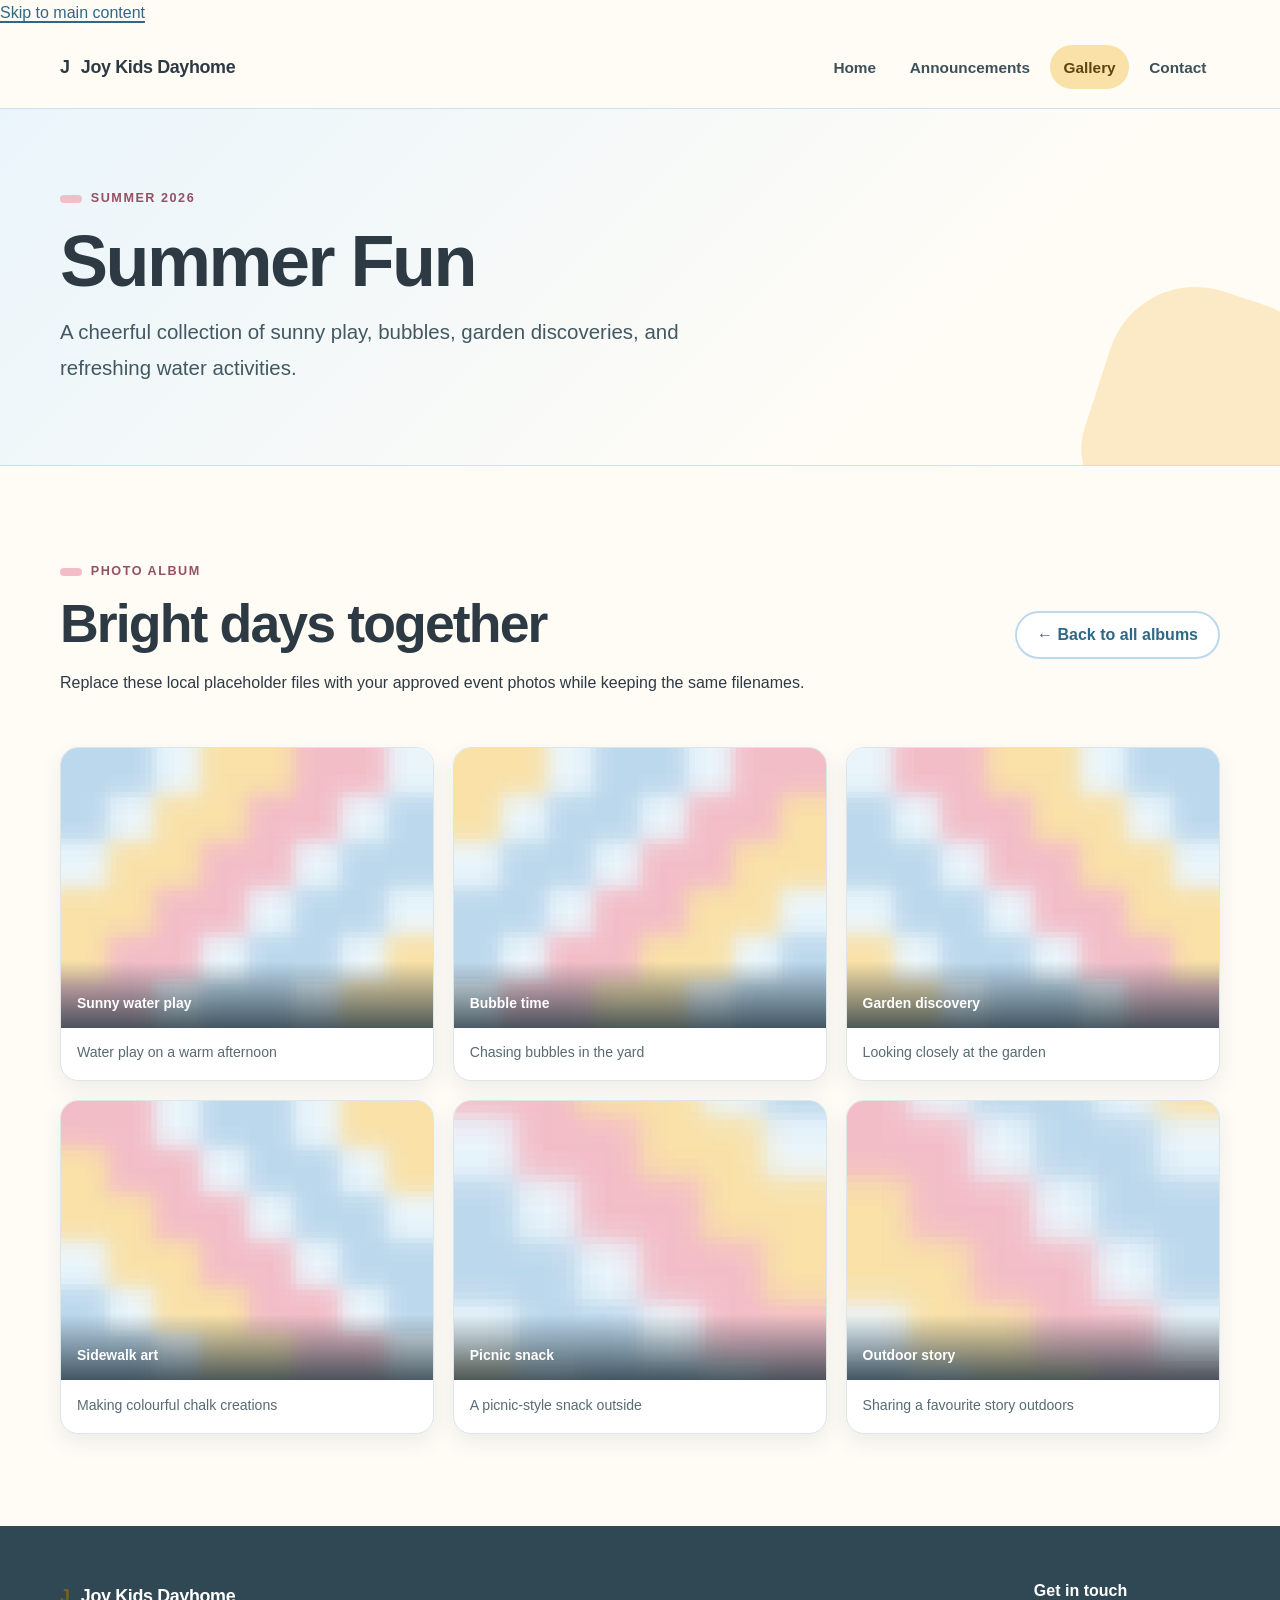
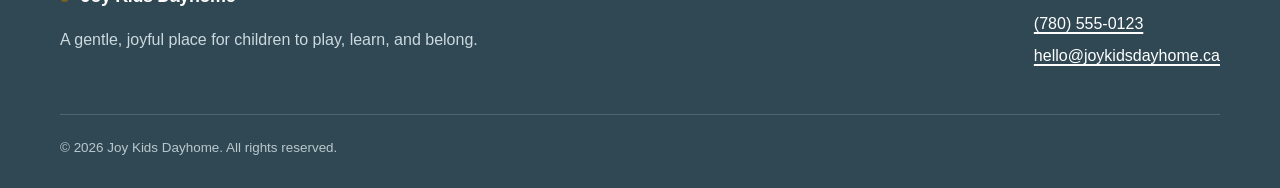
<file: gallery-summer-fun.html>
<!doctype html>
<html lang="en">
  <head>
    <meta charset="utf-8">
    <meta name="viewport" content="width=device-width, initial-scale=1">
    <meta name="description" content="Summer Fun photo album from Joy Kids Dayhome.">
    <title>Summer Fun Gallery | Joy Kids Dayhome</title>
    <link rel="stylesheet" href="assets/css/style.css">
    <script src="assets/js/main.js" defer></script>
  </head>
  <body data-page="gallery">
    <a class="skip-link" href="#main-content">Skip to main content</a>

    <header class="site-header">
      <div class="container nav-wrap">
        <a class="brand" href="index.html" aria-label="Joy Kids Dayhome home"><span class="brand-mark" aria-hidden="true">J</span><span class="brand-text">Joy Kids Dayhome</span></a>
        <button class="menu-toggle" type="button" aria-expanded="false" aria-controls="site-navigation" aria-label="Open navigation menu"><span class="menu-line" aria-hidden="true"></span><span class="menu-line" aria-hidden="true"></span><span class="menu-line" aria-hidden="true"></span></button>
        <nav class="site-nav" id="site-navigation" aria-label="Main navigation">
          <ul>
            <li><a href="index.html" data-page="home">Home</a></li>
            <li><a href="announcements.html" data-page="announcements">Announcements</a></li>
            <li><a href="gallery.html" data-page="gallery">Gallery</a></li>
            <li><a href="contact.html" data-page="contact">Contact</a></li>
          </ul>
        </nav>
      </div>
    </header>

    <main id="main-content">
      <header class="page-hero">
        <div class="container">
          <p class="eyebrow">Summer 2026</p>
          <h1>Summer Fun</h1>
          <p class="lead">A cheerful collection of sunny play, bubbles, garden discoveries, and refreshing water activities.</p>
        </div>
      </header>

      <section class="section" aria-labelledby="summer-photos-heading">
        <div class="container">
          <div class="gallery-intro">
            <div>
              <p class="eyebrow">Photo album</p>
              <h2 id="summer-photos-heading">Bright days together</h2>
              <p>Replace these local placeholder files with your approved event photos while keeping the same filenames.</p>
            </div>
            <a class="button button-secondary" href="gallery.html">← Back to all albums</a>
          </div>

          <!-- Replace each JPG in assets/images/gallery/summer-fun/ with an approved photo. -->
          <div class="photo-grid">
            <figure class="photo-card"><div class="photo-frame" data-label="Sunny water play"><img src="assets/images/gallery/summer-fun/photo-1.jpg" alt="Placeholder for children enjoying supervised summer water play" width="1200" height="900"></div><figcaption>Water play on a warm afternoon</figcaption></figure>
            <figure class="photo-card"><div class="photo-frame" data-label="Bubble time"><img src="assets/images/gallery/summer-fun/photo-2.jpg" alt="Placeholder for children watching bubbles outdoors" width="1200" height="900"></div><figcaption>Chasing bubbles in the yard</figcaption></figure>
            <figure class="photo-card"><div class="photo-frame" data-label="Garden discovery"><img src="assets/images/gallery/summer-fun/photo-3.jpg" alt="Placeholder for a child-friendly garden discovery activity" width="1200" height="900"></div><figcaption>Looking closely at the garden</figcaption></figure>
            <figure class="photo-card"><div class="photo-frame" data-label="Sidewalk art"><img src="assets/images/gallery/summer-fun/photo-4.jpg" alt="Placeholder for colourful sidewalk chalk art" width="1200" height="900"></div><figcaption>Making colourful chalk creations</figcaption></figure>
            <figure class="photo-card"><div class="photo-frame" data-label="Picnic snack"><img src="assets/images/gallery/summer-fun/photo-5.jpg" alt="Placeholder for a dayhome picnic snack" width="1200" height="900"></div><figcaption>A picnic-style snack outside</figcaption></figure>
            <figure class="photo-card"><div class="photo-frame" data-label="Outdoor story"><img src="assets/images/gallery/summer-fun/photo-6.jpg" alt="Placeholder for outdoor story time" width="1200" height="900"></div><figcaption>Sharing a favourite story outdoors</figcaption></figure>
          </div>
        </div>
      </section>
    </main>

    <footer class="site-footer">
      <div class="container">
        <div class="footer-main">
          <div><a class="brand footer-brand" href="index.html"><span class="brand-mark" aria-hidden="true">J</span><span>Joy Kids Dayhome</span></a><p class="footer-tagline">A gentle, joyful place for children to play, learn, and belong.</p></div>
          <div class="footer-contact"><h2>Get in touch</h2><p><a href="tel:+17805550123">(780) 555-0123</a></p><p><a href="mailto:hello@joykidsdayhome.ca">hello@joykidsdayhome.ca</a></p></div>
        </div>
        <div class="footer-bottom"><p>&copy; <span data-current-year>2026</span> Joy Kids Dayhome. All rights reserved.</p></div>
      </div>
    </footer>
  </body>
</html>
</file>
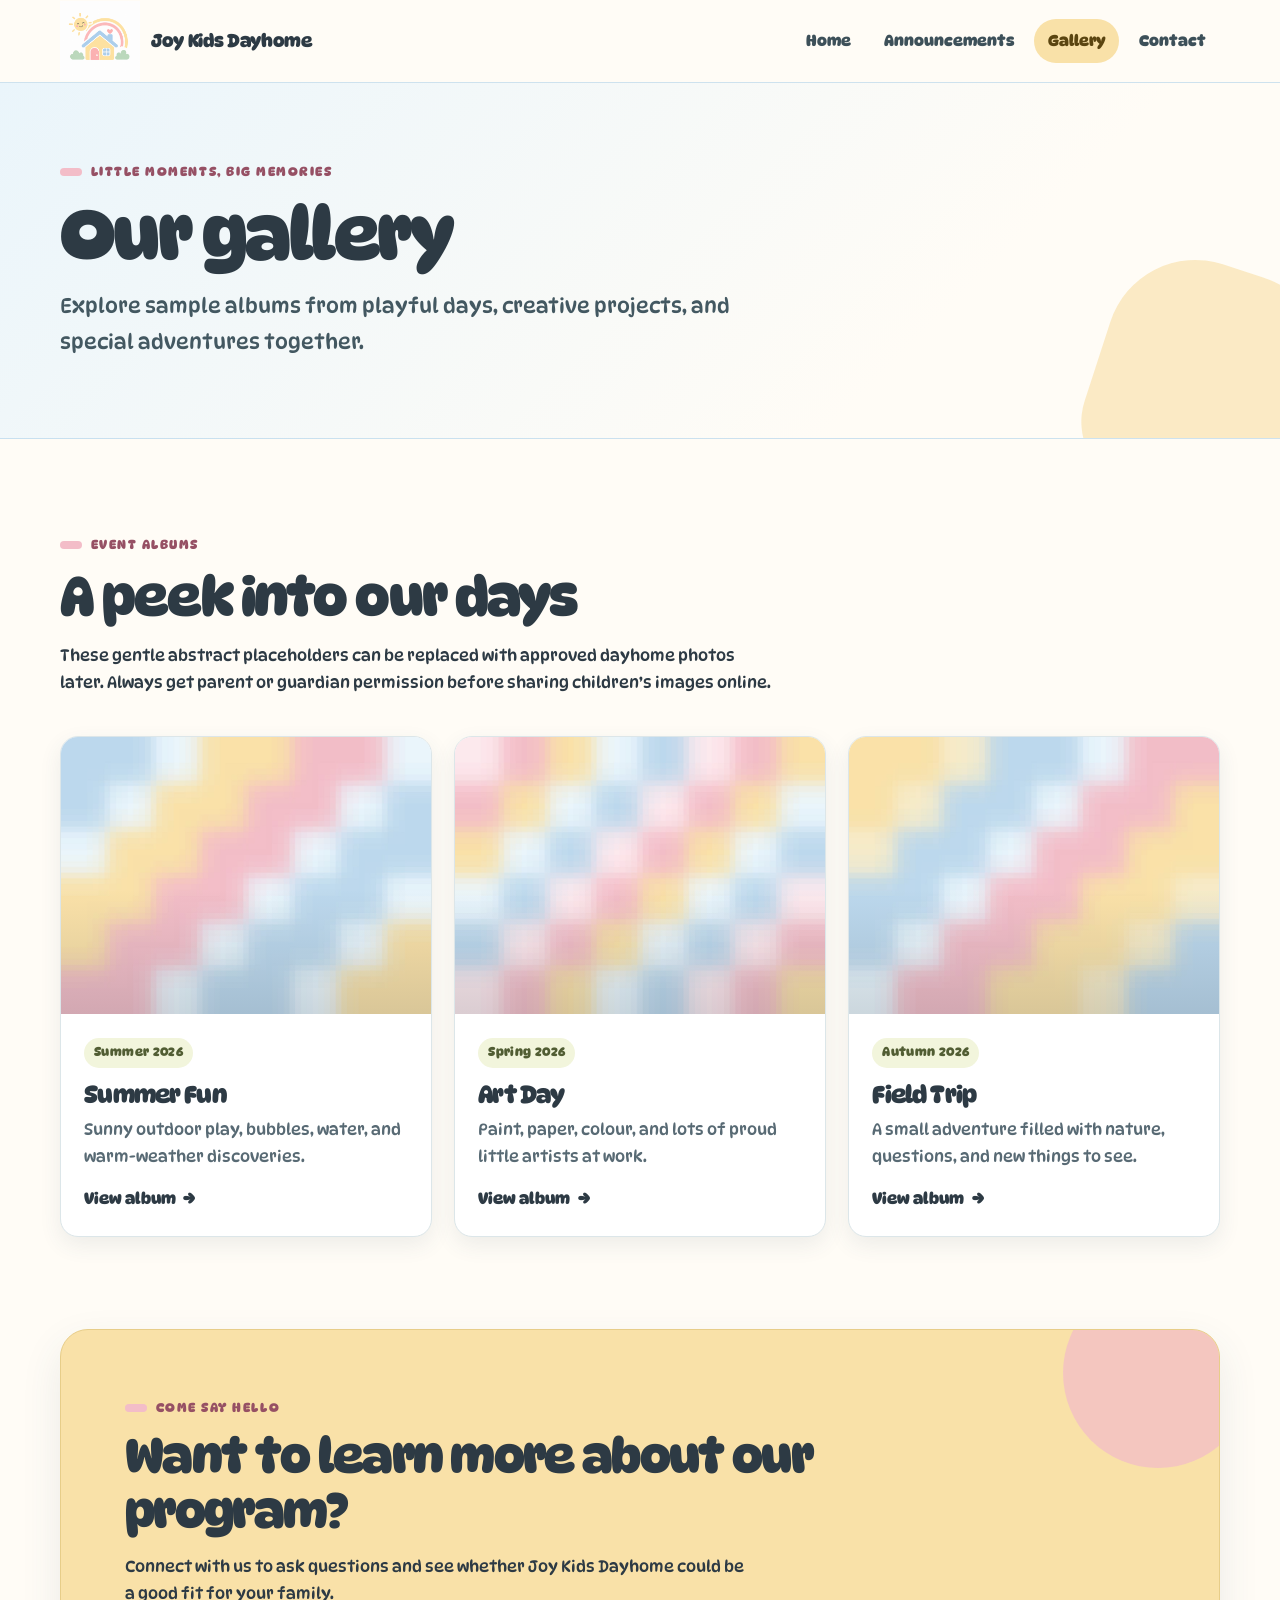
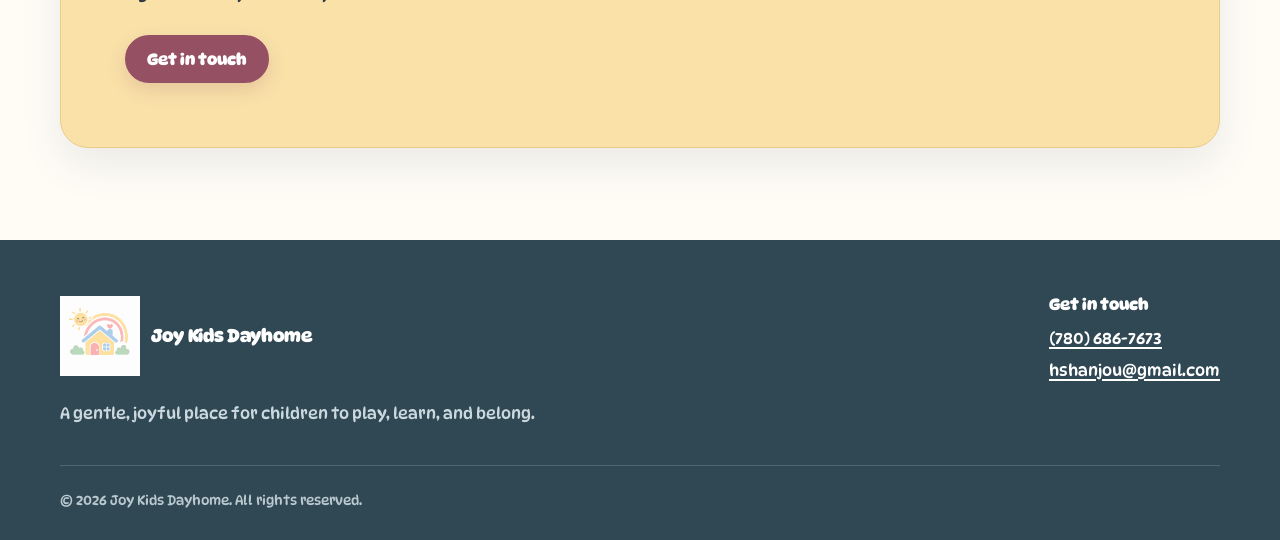
<file: gallery.html>
<!doctype html>
<html lang="en">
  <head>
    <meta charset="utf-8">
    <meta name="viewport" content="width=device-width, initial-scale=1">
    <meta name="description" content="Browse activity and event galleries from Joy Kids Dayhome.">
    <title>Gallery | Joy Kids Dayhome</title>
    <link rel="preconnect" href="https://fonts.googleapis.com">
    <link rel="preconnect" href="https://fonts.gstatic.com" crossorigin>
    <link href="https://fonts.googleapis.com/css2?family=Cherry+Bomb+One&family=Chewy&family=DynaPuff:wght@400..700&display=swap" rel="stylesheet">
    <link rel="stylesheet" href="assets/css/style.css">
    <script src="assets/js/main.js" defer></script>
  </head>
  <body data-page="gallery">

    <header class="site-header">
      <div class="container nav-wrap">
        <a class="brand" href="index.html" aria-label="Joy Kids Dayhome home">
          <img class="brand-logo" src="assets/images/dayhome_logo.png" alt="" aria-hidden="true" /><span class="brand-text">Joy Kids Dayhome</span>
        </a>
        <button class="menu-toggle" type="button" aria-expanded="false" aria-controls="site-navigation" aria-label="Open navigation menu">
          <span class="menu-line" aria-hidden="true"></span><span class="menu-line" aria-hidden="true"></span><span class="menu-line" aria-hidden="true"></span>
        </button>
        <nav class="site-nav" id="site-navigation" aria-label="Main navigation">
          <ul>
            <li><a href="index.html" data-page="home">Home</a></li>
            <li><a href="announcements.html" data-page="announcements">Announcements</a></li>
            <li><a href="gallery.html" data-page="gallery">Gallery</a></li>
            <li><a href="contact.html" data-page="contact">Contact</a></li>
          </ul>
        </nav>
      </div>
    </header>

    <main id="main-content">
      <header class="page-hero">
        <div class="container">
          <p class="eyebrow">Little moments, big memories</p>
          <h1>Our gallery</h1>
          <p class="lead">Explore sample albums from playful days, creative projects, and special adventures together.</p>
        </div>
      </header>

      <section class="section" aria-labelledby="albums-heading">
        <div class="container">
          <div class="section-heading">
            <p class="eyebrow">Event albums</p>
            <h2 id="albums-heading">A peek into our days</h2>
            <p>These gentle abstract placeholders can be replaced with approved dayhome photos later. Always get parent or guardian permission before sharing children’s images online.</p>
          </div>

          <div class="album-grid">
            <article class="card album-card">
              <a class="album-card-link" href="gallery-summer-fun.html" aria-label="View Summer Fun album">
                <div class="album-cover"><img src="assets/images/gallery/summer-fun/photo-1.jpg" alt="Pastel placeholder artwork for the Summer Fun photo album" width="1200" height="900"></div>
                <div class="album-content">
                  <span class="album-date">Summer 2026</span>
                  <h2>Summer Fun</h2>
                  <p>Sunny outdoor play, bubbles, water, and warm-weather discoveries.</p>
                  <span class="text-link">View album</span>
                </div>
              </a>
            </article>

            <article class="card album-card">
              <a class="album-card-link" href="gallery-art-day.html" aria-label="View Art Day album">
                <div class="album-cover"><img src="assets/images/gallery/art-day/photo-1.jpg" alt="Pastel placeholder artwork for the Art Day photo album" width="1200" height="900"></div>
                <div class="album-content">
                  <span class="album-date">Spring 2026</span>
                  <h2>Art Day</h2>
                  <p>Paint, paper, colour, and lots of proud little artists at work.</p>
                  <span class="text-link">View album</span>
                </div>
              </a>
            </article>

            <article class="card album-card">
              <a class="album-card-link" href="gallery-field-trip.html" aria-label="View Field Trip album">
                <div class="album-cover"><img src="assets/images/gallery/field-trip/photo-1.jpg" alt="Pastel placeholder artwork for the Field Trip photo album" width="1200" height="900"></div>
                <div class="album-content">
                  <span class="album-date">Autumn 2026</span>
                  <h2>Field Trip</h2>
                  <p>A small adventure filled with nature, questions, and new things to see.</p>
                  <span class="text-link">View album</span>
                </div>
              </a>
            </article>
          </div>
        </div>
      </section>

      <section class="cta" aria-labelledby="gallery-cta-heading">
        <div class="container"><div class="cta-box"><div class="cta-content">
          <p class="eyebrow">Come say hello</p>
          <h2 id="gallery-cta-heading">Want to learn more about our program?</h2>
          <p>Connect with us to ask questions and see whether Joy Kids Dayhome could be a good fit for your family.</p>
          <div class="button-row"><a class="button" href="contact.html">Get in touch</a></div>
        </div></div></div>
      </section>
    </main>

    <footer class="site-footer">
      <div class="container">
        <div class="footer-main">
          <div>
            <a class="brand footer-brand" href="index.html">
              <img class="brand-logo" src="assets/images/dayhome_logo.png" alt="" aria-hidden="true" />
              <span>Joy Kids Dayhome</span>
            </a>
            <p class="footer-tagline">A gentle, joyful place for children to play, learn, and belong.</p>
          </div>
          <div class="footer-contact">
            <h2>Get in touch</h2>
            <p><a href="tel:+17805550123">(780) 686-7673</a></p>
            <p><a href="mailto:hello@joykidsdayhome.ca">hshanjou@gmail.com</a></p>
          </div>
        </div>
        <div class="footer-bottom">
          <p>&copy; <span data-current-year>2026</span> Joy Kids Dayhome. All rights reserved.</p>
        </div>
      </div>
    </footer>
  </body>
</html>
</file>
<file: assets/css/style.css>
/* ================================================================
   Joy Kids Dayhome — shared styles
   ================================================================ */

:root {
  --yellow: #f9e1a8;
  --yellow-light: #fff4d8;
  --blue: #bcd8ec;
  --blue-light: #eaf5fb;
  --blue-dark: #2f6886;
  --pink: #f3bdc8;
  --pink-light: #fce9ed;
  --pink-dark: #965064;
  --cream: #fffcf6;
  --white: #ffffff;
  --ink: #2d3a44;
  --muted: #586a74;
  --border: #dce6e9;
  --shadow: 0 16px 40px rgba(54, 83, 98, 0.1);
  --shadow-small: 0 8px 22px rgba(54, 83, 98, 0.09);
  --radius-large: 28px;
  --radius: 18px;
  --container: 1160px;
}

/* Base and accessibility */
*,
*::before,
*::after {
  box-sizing: border-box;
}

html {
  scroll-behavior: smooth;
}

body {
  margin: 0;
  color: var(--ink);
  background: var(--cream);
  font-family: 'DynaPuff', Arial, Helvetica, system-ui, sans-serif;
  font-size: 1rem;
  line-height: 1.65;
  -webkit-font-smoothing: antialiased;
}

body.menu-open {
  overflow: hidden;
}

img {
  display: block;
  max-width: 100%;
}

a {
  color: var(--blue-dark);
  text-decoration-thickness: 2px;
  text-underline-offset: 3px;
}

button,
input,
textarea {
  font: inherit;
}

button,
a {
  -webkit-tap-highlight-color: transparent;
}

:focus-visible {
  outline: 3px solid #bd6f84;
  outline-offset: 4px;
}




.container {
  width: min(calc(100% - 2rem), var(--container));
  margin-inline: auto;
}

.section {
  padding: 5.75rem 0;
}

.section-sm {
  padding: 4rem 0;
}

.section-blue {
  background: var(--blue-light);
}

.section-yellow {
  background: var(--yellow-light);
}

.eyebrow {
  display: inline-flex;
  align-items: center;
  gap: 0.55rem;
  margin: 0 0 0.8rem;
  color: var(--pink-dark);
  font-size: 0.79rem;
  font-weight: 800;
  letter-spacing: 0.12em;
  line-height: 1.3;
  text-transform: uppercase;
}

.eyebrow::before {
  width: 22px;
  height: 8px;
  background: var(--pink);
  border-radius: 99px;
  content: "";
}

h1,
h2,
h3 {
  margin-top: 0;
  color: var(--ink);
  font-weight: 800;
  letter-spacing: -0.035em;
  line-height: 1.14;
}

h1 {
  margin-bottom: 1.25rem;
  font-size: clamp(2.7rem, 7vw, 5.4rem);
}

h2 {
  margin-bottom: 1rem;
  font-size: clamp(2rem, 4.5vw, 3.35rem);
}

h3 {
  margin-bottom: 0.65rem;
  font-size: clamp(1.24rem, 2.3vw, 1.55rem);
}

p {
  margin-top: 0;
}

.lead {
  max-width: 680px;
  color: #435861;
  font-size: clamp(1.08rem, 2vw, 1.28rem);
  line-height: 1.75;
}

.section-heading {
  max-width: 720px;
  margin-bottom: 2.5rem;
}

.section-heading p:last-child,
.card p:last-child,
.content-copy p:last-child {
  margin-bottom: 0;
}

/* Buttons */
.button-row {
  display: flex;
  flex-wrap: wrap;
  gap: 0.85rem;
  margin-top: 1.75rem;
}

.button {
  display: inline-flex;
  min-height: 48px;
  align-items: center;
  justify-content: center;
  padding: 0.78rem 1.25rem;
  color: var(--white);
  background: var(--pink-dark);
  border: 2px solid var(--pink-dark);
  border-radius: 999px;
  box-shadow: 0 7px 18px rgba(150, 80, 100, 0.18);
  font-weight: 800;
  line-height: 1.2;
  text-decoration: none;
  transition: transform 160ms ease, box-shadow 160ms ease, background 160ms ease;
}

.button:hover {
  background: #854356;
  border-color: #854356;
  box-shadow: 0 10px 24px rgba(150, 80, 100, 0.24);
  transform: translateY(-2px);
}

.button-secondary {
  color: var(--blue-dark);
  background: var(--white);
  border-color: var(--blue);
  box-shadow: none;
}

.button-secondary:hover {
  color: var(--ink);
  background: var(--blue-light);
  border-color: #8dbbd7;
}

.text-link {
  display: inline-flex;
  align-items: center;
  gap: 0.45rem;
  font-weight: 800;
}

.text-link::after {
  content: "→";
  transition: transform 160ms ease;
}

.text-link:hover::after {
  transform: translateX(4px);
}

/* Shared site header */
.site-header {
  position: relative;
  z-index: 100;
  background: rgba(255, 252, 246, 0.97);
  border-bottom: 1px solid rgba(188, 216, 236, 0.72);
}

.nav-wrap {
  display: flex;
  min-height: 82px;
  align-items: center;
  justify-content: space-between;
  gap: 2rem;
}

.brand {
  display: inline-flex;
  align-items: center;
  gap: 0.7rem;
  color: var(--ink);
  font-size: 1.12rem;
  font-weight: 800;
  letter-spacing: -0.02em;
  text-decoration: none;
}

.brand-logo {
  height: 80px;          
  width: auto;           /* Keeps the image aspect ratio perfect so it doesn't stretch */
  object-fit: contain;   
  display: block;
}

.site-nav ul {
  display: flex;
  align-items: center;
  gap: 0.4rem;
  margin: 0;
  padding: 0;
  list-style: none;
}

.site-nav a {
  display: block;
  padding: 0.58rem 0.85rem;
  color: #3d5059;
  border-radius: 999px;
  font-size: 0.96rem;
  font-weight: 700;
  text-decoration: none;
  transition: background 150ms ease, color 150ms ease;
}

.site-nav a:hover {
  color: var(--ink);
  background: var(--blue-light);
}

.site-nav a[aria-current="page"] {
  color: #5b4510;
  background: var(--yellow);
}

.menu-toggle {
  display: none;
  width: 46px;
  height: 46px;
  padding: 10px;
  background: var(--white);
  border: 1px solid var(--border);
  border-radius: 13px;
  cursor: pointer;
}

.menu-line {
  display: block;
  width: 100%;
  height: 2px;
  margin: 5px 0;
  background: var(--ink);
  border-radius: 99px;
  transition: transform 180ms ease, opacity 180ms ease;
}

.menu-toggle[aria-expanded="true"] .menu-line:nth-child(1) {
  transform: translateY(7px) rotate(45deg);
}

.menu-toggle[aria-expanded="true"] .menu-line:nth-child(2) {
  opacity: 0;
}

.menu-toggle[aria-expanded="true"] .menu-line:nth-child(3) {
  transform: translateY(-7px) rotate(-45deg);
}

/* Home hero */
.hero {
  position: relative;
  overflow: hidden;
  padding: 5.5rem 0 6.5rem;
  background:
    radial-gradient(circle at 7% 20%, rgba(243, 189, 200, 0.45) 0 7%, transparent 7.2%),
    radial-gradient(circle at 95% 83%, rgba(249, 225, 168, 0.7) 0 11%, transparent 11.2%),
    linear-gradient(135deg, var(--cream) 16%, var(--blue-light) 100%);
}

.hero-grid {
  display: grid;
  align-items: center;
  gap: clamp(2.5rem, 6vw, 6rem);
  grid-template-columns: 1.08fr 0.92fr;
}

.hero-copy {
  position: relative;
  z-index: 2;
}

.hero-copy h1 span {
  position: relative;
  display: inline-block;
}

.hero-copy h1 span::after {
  position: absolute;
  z-index: -1;
  right: -0.05em;
  bottom: 0.08em;
  left: -0.05em;
  height: 0.22em;
  background: var(--yellow);
  border-radius: 99px;
  content: "";
  transform: rotate(-1deg);
}

.trust-list {
  display: flex;
  flex-wrap: wrap;
  gap: 0.6rem;
  margin: 1.7rem 0 0;
  padding: 0;
  list-style: none;
}

.trust-list li {
  padding: 0.48rem 0.75rem;
  color: #3d555f;
  background: rgba(255, 255, 255, 0.8);
  border: 1px solid rgba(188, 216, 236, 0.9);
  border-radius: 999px;
  font-size: 0.87rem;
  font-weight: 700;
}

.hero-visual {
  position: relative;
  min-height: 430px;
  isolation: isolate;
}

.hero-card {
  position: absolute;
  z-index: 2;
  inset: 24px 18px;
  display: flex;
  flex-direction: column;
  justify-content: space-between;
  overflow: hidden;
  padding: clamp(1.6rem, 4vw, 2.4rem);
  background:
    linear-gradient(145deg, rgba(255, 255, 255, 0.98), rgba(255, 252, 246, 0.95));
  border: 1px solid rgba(188, 216, 236, 0.85);
  border-radius: 32px;
  box-shadow: var(--shadow);
}

.hero-card::after {
  position: absolute;
  z-index: -1;
  top: -90px;
  right: -80px;
  width: 230px;
  height: 230px;
  background: var(--blue-light);
  border-radius: 50%;
  content: "";
}

.hero-card-header {
  display: flex;
  align-items: center;
  justify-content: space-between;
  gap: 1rem;
}

.hero-card-label {
  color: var(--blue-dark);
  font-size: 0.76rem;
  font-weight: 800;
  letter-spacing: 0.1em;
  text-transform: uppercase;
}

.hero-card-sparkle {
  display: grid;
  flex: 0 0 auto;
  width: 46px;
  height: 46px;
  color: #7b3f51;
  background: var(--pink-light);
  border-radius: 14px;
  place-items: center;
  font-size: 1.35rem;
}

.hero-card-message {
  padding: 1.7rem 0;
}

.hero-card-icon {
  display: grid;
  width: 58px;
  height: 58px;
  margin-bottom: 1.1rem;
  color: var(--pink-dark);
  background: var(--yellow-light);
  border-radius: 18px;
  place-items: center;
  font-size: 1.45rem;
}

.hero-card-message p {
  max-width: 340px;
  margin: 0;
  font-size: clamp(1.25rem, 2.4vw, 1.65rem);
  font-weight: 700;
  line-height: 1.45;
}

.hero-highlights {
  display: grid;
  gap: 0.7rem;
  grid-template-columns: repeat(3, 1fr);
}

.hero-highlights span {
  padding: 0.9rem 0.7rem;
  color: var(--muted);
  background: var(--blue-light);
  border-radius: 14px;
  font-size: 0.76rem;
  line-height: 1.35;
  text-align: center;
}

.hero-highlights strong {
  display: block;
  color: var(--ink);
  font-size: 0.9rem;
}

.hero-shape {
  position: absolute;
  z-index: 1;
  border-radius: 50%;
}

.hero-shape-pink {
  top: 0;
  right: 0;
  width: 120px;
  height: 120px;
  background: var(--pink);
}

.hero-shape-yellow {
  bottom: 0;
  left: 0;
  width: 150px;
  height: 150px;
  background: var(--yellow);
}

/* Cards and layouts */
.three-grid,
.announcements-grid,
.album-grid {
  display: grid;
  gap: 1.4rem;
  grid-template-columns: repeat(3, 1fr);
}

.card {
  padding: 1.65rem;
  background: var(--white);
  border: 1px solid var(--border);
  border-radius: var(--radius);
  box-shadow: var(--shadow-small);
}

.value-card {
  position: relative;
  overflow: hidden;
  padding-top: 2rem;
}

.value-card::before {
  position: absolute;
  top: 0;
  right: 0;
  left: 0;
  height: 7px;
  background: var(--blue);
  content: "";
}

.value-card:nth-child(2)::before {
  background: var(--yellow);
}

.value-card:nth-child(3)::before {
  background: var(--pink);
}

.card-icon {
  display: grid;
  width: 52px;
  height: 52px;
  margin-bottom: 1.2rem;
  place-items: center;
  color: #3d5d6e;
  background: var(--blue-light);
  border-radius: 16px 20px 16px 20px;
  font-size: 1.35rem;
}

.value-card:nth-child(2) .card-icon {
  color: #71591f;
  background: var(--yellow-light);
}

.value-card:nth-child(3) .card-icon {
  color: #7e4656;
  background: var(--pink-light);
}

.split {
  display: grid;
  align-items: center;
  gap: clamp(2.5rem, 7vw, 6.5rem);
  grid-template-columns: repeat(2, minmax(0, 1fr));
}

.split-reverse .visual-placeholder {
  order: 2;
}

.visual-placeholder {
  position: relative;
  min-height: 420px;
  overflow: hidden;
  background: var(--blue);
  border: 10px solid var(--white);
  border-radius: var(--radius-large);
  box-shadow: var(--shadow);
}

.visual-placeholder.caretaker {
  background:
    radial-gradient(circle at 52% 35%, var(--yellow) 0 14%, transparent 14.5%),
    radial-gradient(ellipse at 50% 76%, var(--pink) 0 31%, transparent 31.5%),
    linear-gradient(145deg, var(--blue-light), var(--blue));
}

.visual-placeholder.home-space {
  background:
    linear-gradient(90deg, transparent 49%, rgba(255, 255, 255, 0.5) 49% 51%, transparent 51%),
    linear-gradient(0deg, transparent 49%, rgba(255, 255, 255, 0.5) 49% 51%, transparent 51%),
    linear-gradient(145deg, var(--yellow-light), var(--yellow));
  background-size: 100% 100%, 100% 100%, 100% 100%;
}

.visual-label {
  position: absolute;
  right: 1.4rem;
  bottom: 1.4rem;
  left: 1.4rem;
  padding: 1.1rem;
  color: var(--ink);
  background: rgba(255, 255, 255, 0.92);
  border-radius: 15px;
  box-shadow: var(--shadow-small);
  text-align: center;
}

.visual-label strong,
.visual-label span {
  display: block;
}

.visual-label span {
  color: var(--muted);
  font-size: 0.87rem;
}

/* Inner page hero */
.page-hero {
  position: relative;
  overflow: hidden;
  padding: 4.7rem 0 4.9rem;
  background: linear-gradient(135deg, var(--blue-light), var(--cream) 72%);
  border-bottom: 1px solid rgba(188, 216, 236, 0.72);
}

.page-hero::after {
  position: absolute;
  right: -55px;
  bottom: -70px;
  width: 240px;
  height: 240px;
  background: var(--yellow);
  border-radius: 45% 55% 66% 34%;
  content: "";
  opacity: 0.62;
  transform: rotate(18deg);
}

.page-hero .container {
  position: relative;
  z-index: 2;
}

.page-hero h1 {
  margin-bottom: 0.8rem;
  font-size: clamp(2.5rem, 6vw, 4.5rem);
}

.page-hero .lead {
  margin-bottom: 0;
}

/* Announcements */
.announcement-card {
  position: relative;
  overflow: hidden;
  padding-top: 2rem;
}

.announcement-card::before {
  position: absolute;
  top: 0;
  left: 0;
  width: 100%;
  height: 8px;
  background: var(--yellow);
  content: "";
}

.announcement-card:nth-child(2n)::before {
  background: var(--blue);
}

.announcement-card:nth-child(3n)::before {
  background: var(--pink);
}

.announcement-date,
.album-date {
  display: inline-block;
  margin-bottom: 0.8rem;
  padding: 0.3rem 0.62rem;
  color: #515d33;
  background: #f2f5dc;
  border-radius: 999px;
  font-size: 0.78rem;
  font-weight: 800;
  letter-spacing: 0.03em;
}

.notice-bar {
  display: flex;
  align-items: flex-start;
  gap: 1rem;
  margin-bottom: 2rem;
  padding: 1.15rem 1.3rem;
  color: #4e461f;
  background: var(--yellow-light);
  border: 1px solid #e8d08e;
  border-radius: var(--radius);
}

.notice-bar strong {
  display: block;
}

.notice-bar p {
  margin-bottom: 0;
}

.notice-symbol {
  flex: 0 0 auto;
  font-size: 1.25rem;
}

/* Gallery */
.album-card {
  overflow: hidden;
  padding: 0;
  transition: transform 180ms ease, box-shadow 180ms ease;
}

.album-card:hover {
  box-shadow: 0 18px 42px rgba(54, 83, 98, 0.16);
  transform: translateY(-5px);
}

.album-cover {
  position: relative;
  overflow: hidden;
  aspect-ratio: 4 / 3;
  background: var(--blue-light);
}

.album-cover img {
  width: 100%;
  height: 100%;
  object-fit: cover;
  transition: transform 400ms ease;
}

.album-card:hover .album-cover img {
  transform: scale(1.035);
}

.album-cover::after {
  position: absolute;
  inset: 0;
  background: linear-gradient(to top, rgba(45, 58, 68, 0.16), transparent 45%);
  content: "";
}

.album-content {
  padding: 1.45rem;
}

.album-content h2 {
  margin-bottom: 0.6rem;
  font-size: 1.5rem;
}

.album-content p {
  color: var(--muted);
}

.album-card-link {
  color: inherit;
  text-decoration: none;
}

.album-card-link:focus-visible {
  display: block;
  border-radius: var(--radius);
}

.photo-grid {
  display: grid;
  gap: 1.15rem;
  grid-template-columns: repeat(3, minmax(0, 1fr));
}

.photo-card {
  margin: 0;
  overflow: hidden;
  background: var(--white);
  border: 1px solid var(--border);
  border-radius: var(--radius);
  box-shadow: var(--shadow-small);
}

.photo-frame {
  position: relative;
  aspect-ratio: 4 / 3;
  overflow: hidden;
  background: var(--blue-light);
}

.photo-frame img {
  width: 100%;
  height: 100%;
  object-fit: cover;
}

.photo-frame::after {
  position: absolute;
  inset: auto 0 0;
  padding: 1.9rem 1rem 0.8rem;
  color: var(--white);
  background: linear-gradient(to top, rgba(40, 58, 67, 0.82), transparent);
  content: attr(data-label);
  font-size: 0.87rem;
  font-weight: 800;
}

.photo-card figcaption {
  padding: 0.85rem 1rem 1rem;
  color: var(--muted);
  font-size: 0.88rem;
}

.gallery-intro {
  display: flex;
  align-items: center;
  justify-content: space-between;
  gap: 1.5rem;
  margin-bottom: 2.2rem;
}

.gallery-intro .button {
  flex: 0 0 auto;
}

/* Contact */
.contact-grid {
  display: grid;
  align-items: start;
  gap: 2rem;
  grid-template-columns: 0.8fr 1.2fr;
}

.contact-details,
.contact-form-wrap {
  padding: clamp(1.5rem, 4vw, 2.3rem);
}

.contact-details {
  color: var(--ink);
  background: var(--blue);
  border-color: #a9cadf;
}

.contact-list {
  display: grid;
  gap: 0.9rem;
  margin: 1.5rem 0 0;
  padding: 0;
  list-style: none;
}

.contact-item {
  display: flex;
  align-items: flex-start;
  gap: 0.9rem;
  padding: 1rem;
  background: rgba(255, 255, 255, 0.74);
  border-radius: 14px;
}

.contact-item-icon {
  display: grid;
  width: 36px;
  height: 36px;
  flex: 0 0 auto;
  place-items: center;
  background: var(--white);
  border-radius: 11px;
}

.contact-item strong,
.contact-item span,
.contact-item a {
  display: block;
}

.contact-item span {
  color: #4a5e68;
  font-size: 0.86rem;
}

.contact-item a {
  color: var(--ink);
  font-weight: 800;
}

.form-grid {
  display: grid;
  gap: 1.05rem;
  grid-template-columns: repeat(2, minmax(0, 1fr));
}

.form-field {
  display: grid;
  gap: 0.4rem;
}

.form-field-full {
  grid-column: 1 / -1;
}

label {
  color: #40545e;
  font-size: 0.9rem;
  font-weight: 800;
}

input,
textarea {
  width: 100%;
  padding: 0.78rem 0.9rem;
  color: var(--ink);
  background: var(--white);
  border: 1px solid #bac9cf;
  border-radius: 12px;
}

textarea {
  min-height: 150px;
  resize: vertical;
}

input:focus,
textarea:focus {
  border-color: var(--blue-dark);
  outline: 3px solid rgba(188, 216, 236, 0.7);
}

.form-note {
  margin: 1rem 0 1.2rem;
  padding: 0.8rem 1rem;
  color: #66531e;
  background: var(--yellow-light);
  border-left: 4px solid #cfac50;
  border-radius: 0 10px 10px 0;
  font-size: 0.86rem;
}

.form-status {
  min-height: 1.5em;
  margin: 0.75rem 0 0;
  color: var(--pink-dark);
  font-size: 0.9rem;
  font-weight: 700;
}

/* Call to action */
.cta {
  padding: 0 0 5.75rem;
}

.cta-box {
  position: relative;
  overflow: hidden;
  padding: clamp(2rem, 6vw, 4rem);
  background: var(--yellow);
  border: 1px solid #e7cd89;
  border-radius: var(--radius-large);
  box-shadow: var(--shadow);
}

.cta-box::after {
  position: absolute;
  top: -52px;
  right: -34px;
  width: 190px;
  height: 190px;
  background: var(--pink);
  border-radius: 50%;
  content: "";
  opacity: 0.72;
}

.cta-content {
  position: relative;
  z-index: 2;
  max-width: 720px;
}

.cta h2 {
  font-size: clamp(1.9rem, 4vw, 3rem);
}

.cta p {
  max-width: 620px;
}

/* Footer */
.site-footer {
  padding: 3.5rem 0 1.8rem;
  color: #dce8ed;
  background: #304853;
}

.footer-main {
  display: grid;
  align-items: start;
  gap: 2rem;
  padding-bottom: 2.4rem;
  grid-template-columns: 1.4fr 1fr;
}

.footer-brand {
  color: var(--white);
}

.footer-brand .brand-mark {
  color: #745f27;
}

.footer-tagline {
  max-width: 500px;
  margin: 1rem 0 0;
  color: #cbd9df;
}

.footer-contact {
  justify-self: end;
}

.footer-contact h2 {
  margin-bottom: 0.7rem;
  color: var(--white);
  font-size: 1rem;
  letter-spacing: 0;
}

.footer-contact p {
  margin-bottom: 0.35rem;
}

.footer-contact a {
  color: var(--white);
}

.footer-bottom {
  padding-top: 1.4rem;
  border-top: 1px solid rgba(255, 255, 255, 0.16);
  color: #b9c9cf;
  font-size: 0.84rem;
}

.footer-bottom p {
  margin: 0;
}

/* Responsive layout */
@media (max-width: 900px) {
  .hero-grid,
  .split,
  .contact-grid {
    grid-template-columns: 1fr;
  }

  .hero {
    padding-top: 4.5rem;
  }

  .hero-copy {
    max-width: 720px;
  }

  .hero-visual {
    width: min(100%, 580px);
    margin-inline: auto;
  }

  .three-grid,
  .announcements-grid,
  .album-grid {
    grid-template-columns: repeat(2, 1fr);
  }

  .split-reverse .visual-placeholder {
    order: 0;
  }

  .visual-placeholder {
    width: min(100%, 650px);
  }

  .contact-details {
    display: grid;
    gap: 1.5rem;
    grid-template-columns: 0.8fr 1.2fr;
  }

  .contact-list {
    margin-top: 0;
  }
}

@media (max-width: 760px) {
  .section {
    padding: 4.2rem 0;
  }

  .site-header {
    position: sticky;
    top: 0;
  }

  .nav-wrap {
    min-height: 72px;
  }

  .menu-toggle {
    display: block;
  }

  .site-nav {
    position: absolute;
    top: 72px;
    right: 0;
    left: 0;
    max-height: 0;
    overflow: hidden;
    background: var(--cream);
    border-bottom: 1px solid transparent;
    opacity: 0;
    visibility: hidden;
    transition: max-height 220ms ease, opacity 180ms ease, visibility 180ms ease;
  }

  .site-nav.is-open {
    max-height: 360px;
    border-bottom-color: var(--border);
    box-shadow: var(--shadow-small);
    opacity: 1;
    visibility: visible;
  }

  .site-nav ul {
    display: grid;
    gap: 0.35rem;
    width: min(calc(100% - 2rem), var(--container));
    margin-inline: auto;
    padding: 0.75rem 0 1.1rem;
  }

  .site-nav a {
    padding: 0.78rem 0.9rem;
    border-radius: 12px;
  }

  .lead {
    margin-left:20px;
    margin-right: 20px;
  }

  #welcome-heading {
    margin-left: 20px;
  }

  .value-card {
    max-width: 375px;
    margin-left: auto;
    margin-right: auto;
  }

  #caretaker-heading{
    margin-left:20px;
    margin-right: 20px;
  }

  .content-copy p:last-child {
    margin-left:20px;
    margin-right: 20px;
  }
  .hero {
    padding: 3.6rem 0 4.8rem;
  }

  .hero-visual {
    min-height: 410px;
  }

  .hero-card {
    inset: 18px 10px;
  }

  .page-hero {
    padding: 3.7rem 0;
  }

  .three-grid,
  .announcements-grid,
  .album-grid,
  .photo-grid {
    grid-template-columns: repeat(2, minmax(0, 1fr));

  }

  .gallery-intro,
  .contact-details {
    display: block;
  }

  .gallery-intro .button {
    margin-top: 1rem;
  }

  .contact-list {
    margin-top: 1.5rem;
  }

  .footer-main {
    grid-template-columns: 1fr;
  }

  .footer-contact {
    justify-self: start;
  }
}

@media (max-width: 560px) {
  .container {
    width: min(calc(100% - 1.25rem), var(--container));
  }

  h1 {
    font-size: clamp(2.55rem, 14vw, 3.7rem);
  }

  .brand-text {
    font-size: 1rem;
  }

  .three-grid,
  .announcements-grid,
  .album-grid,
  .photo-grid,
  .form-grid {
    grid-template-columns: 1fr;
  }

  .hero-visual {
    min-height: 390px;
  }

  .hero-card {
    padding: 1.4rem;
  }

  .hero-card-message {
    padding: 1.2rem 0;
  }

  .hero-highlights {
    gap: 0.45rem;
  }

  .hero-highlights span {
    padding: 0.75rem 0.35rem;
    font-size: 0.68rem;
  }

  .visual-placeholder {
    min-height: 340px;
  }

  .notice-bar {
    display: block;
  }

  .notice-symbol {
    display: block;
    margin-bottom: 0.4rem;
  }

  .button-row .button {
    width: 100%;
  }
}

@media (prefers-reduced-motion: reduce) {
  html {
    scroll-behavior: auto;
  }

  *,
  *::before,
  *::after {
    scroll-behavior: auto !important;
    transition-duration: 0.01ms !important;
  }
}
</file>
